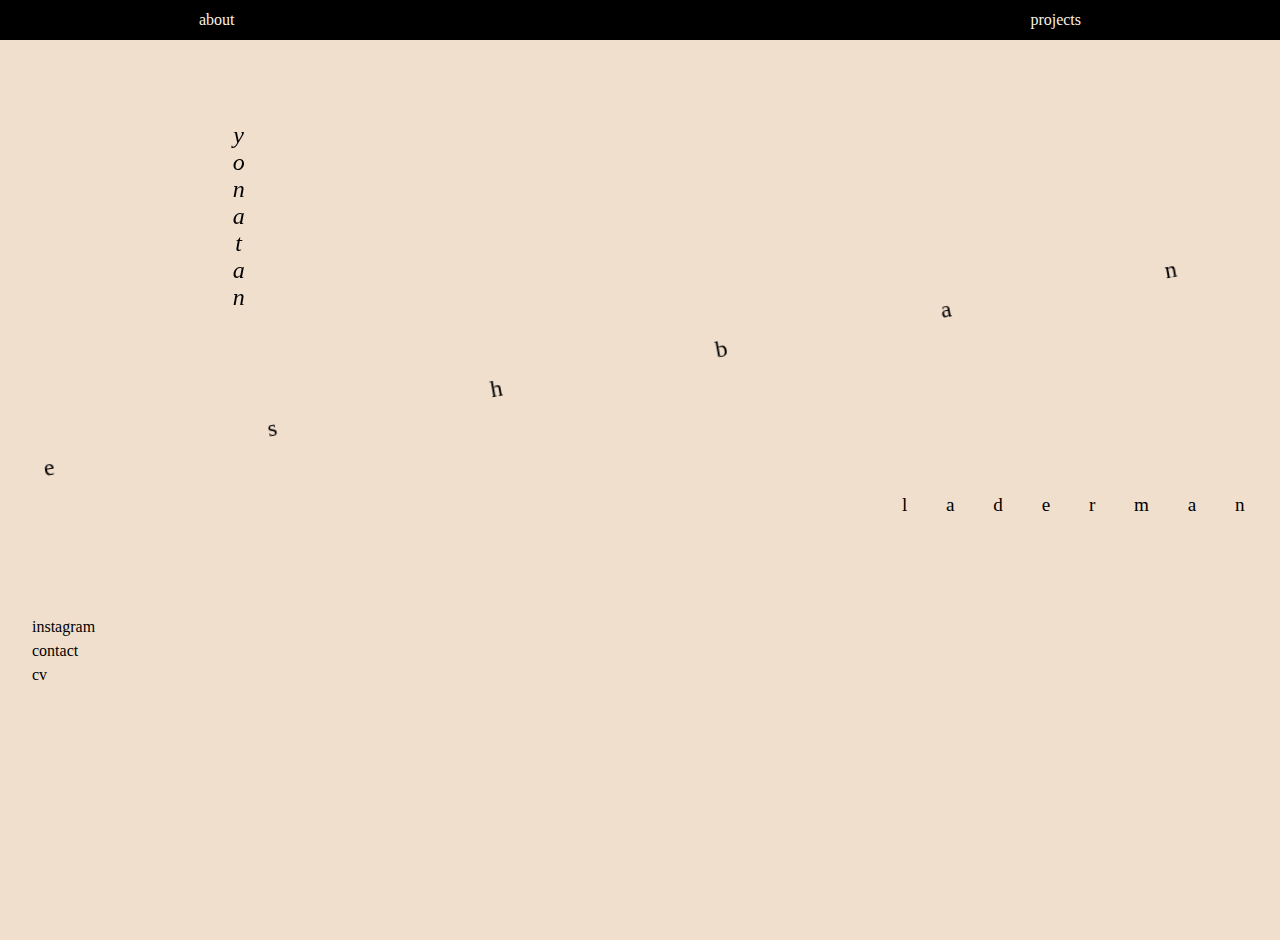
<file: index.html>
<!DOCTYPE html>
<html lang="en">
    <head>
        <meta charset="utf-8">
        <meta name="viewport" content="width=device-width, initial-scale=1.0">
        
        <link rel="stylesheet" href="styles.css">
        <title>yonatan eshban-laderman</title>
    
    <meta name="description" content="yonatan eshban-laderman | selected projects | about">
    <meta name="yonatan eshban-laderman" content="yonatan eshban-laderman">

    <!-- Open Graph Protocol - for social media sharing -->
    <meta property="og:title" content="yonatan eshban laderman">
    <meta property="og:description" content="yonatan eshban laderman">
    <meta property="og:type" content="website">

    <!-- Favicon -->
    <link rel="icon" type="image/x-icon" href="images/favicon.ico">


    </head>
    <style>
        body{
            height: 100vh;
            overflow: hidden;
        }
    </style>
    <body>
        <nav id="navbar">
            <a href="about.html">about</a>
            <a href="projects.html">projects</a>
            <!--
                 <span>p  o  r  t  f  o  l  i  o</span>
            -->
        </nav>
        <section id="landing">           
            <ul class="info-title">
                <li class="letter">p</li>
                <li class="letter">o</li>
                <li class="letter">r</li>
                <li class="letter">t</li>
                <li class="letter">f</li>
                <li class="letter">o</li>
                <li class="letter">l</li>
                <li class="letter">i</li>
                <li class="letter">o</li>
            </ul>           
            <section id="name">
            <ul class="yonatan">
                <li class="letter">y</li>
                <li class="letter">o</li>
                <li class="letter">n</li>
                <li class="letter">a</li>
                <li class="letter">t</li>
                <li class="letter">a</li>
                <li class="letter">n</li>
            </ul>
            <ul class="eshban">
                <li class="letter">e</li>
                <li class="letter">s</li>
                <li class="letter">h</li>
                <li class="letter">b</li>
                <li class="letter">a</li>
                <li class="letter">n</li>
            </ul>
            <ul class="laderman">
                <li class="letter">l</li>
                <li class="letter">a</li>
                <li class="letter">d</li>
                <li class="letter">e</li>
                <li class="letter">r</li>
                <li class="letter">m</li>
                <li class="letter">a</li>
                <li class="letter">n</li>
            </ul>
            </section>
            <section class="tags-container">
                <section class="tags">
                    <!-- <a class="profile-link" href="https://github.com/yonlad" target="_blank">github</a> -->
                    <a class="profile-link" href="https://www.instagram.com/_.ledi._/" target="_blank">instagram</a>
                    <a class="profile-link" href="https://www.instagram.com/_.ledi._/">contact</a>
                    <a class="profile-link" href="https://docs.google.com/document/d/1qUL1Snh_B7kSLSuNS8FFj5Fu1nP8mxhLnA3cfvz1lyc/preview" target="_blank">cv</a>
                </section>
            </section>
        </section>
    </body>
</html>

<!--
<section id="description">
    <p>Yonatan is a multimedia artist</p>
</section>
<section id="projects">
    <div class="project-tile">
        <a class="project-link">when we are two</a>
    </div>
</section>
-->
</file>
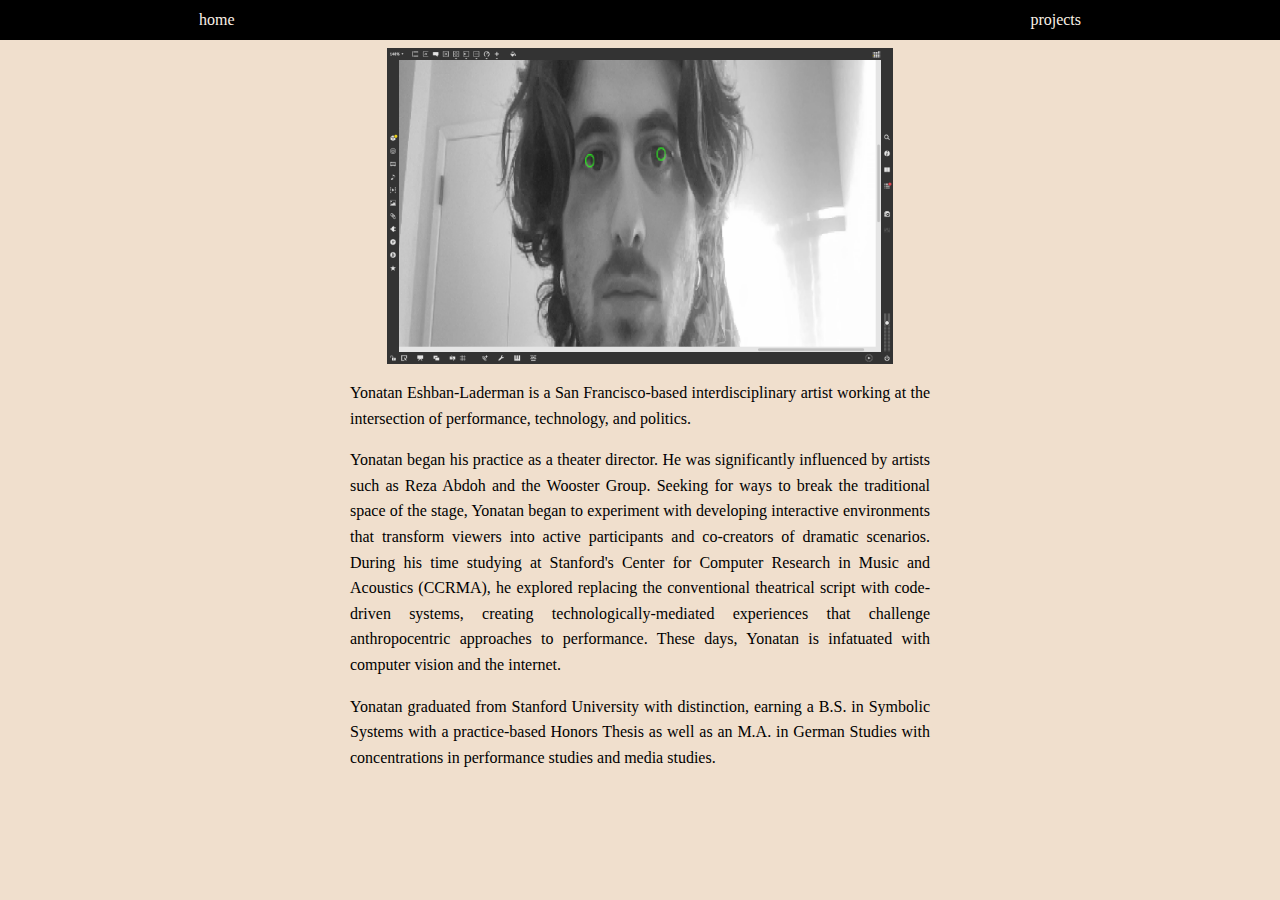
<file: about.html>
<!DOCTYPE html>
<html lang="en">
    <head>
        <meta charset="utf-8">
        <meta name="viewport" content="width=device-width, initial-scale=1.0">
        <link rel="stylesheet" href="styles.css">
        <title>about</title>
        <link rel="icon" type="image/x-icon" href="images/favicon.png">
    </head>
    <style>
        body {
           overflow-x: hidden;
           overflow-y: auto;
        }
    </style>
    <body>
        <nav id="navbar">
            <a href="index.html">home</a>
            <a href="projects.html">projects</a>
        </nav>
        <div id="space"></div>
       <div class="image-container">
        <img class="headshot"src="images/about.png" alt="about">
       </div>
        <div class="artist-info centered-paragraph">
            <p>Yonatan Eshban-Laderman is a San Francisco-based interdisciplinary artist working at the intersection of performance, technology, and politics. </p>
                
            
            <p>Yonatan began his practice as a theater director. He was significantly influenced by artists such as Reza Abdoh and the Wooster Group. Seeking for ways to break the traditional space of the stage, Yonatan began to experiment with developing interactive environments that transform viewers into active participants and co-creators of dramatic scenarios. During his time studying at Stanford's Center for Computer Research in Music and Acoustics (CCRMA), he explored replacing the conventional theatrical script with code-driven systems, creating technologically-mediated experiences that challenge anthropocentric approaches to performance. These days, Yonatan is infatuated with computer vision and the internet.</p>
            

            <p>Yonatan graduated from Stanford University with distinction, earning a B.S. in Symbolic Systems with a practice-based Honors Thesis as well as an M.A. in German Studies with concentrations in performance studies and media studies. </p>
                
        </div>
    </body>
</html>
</file>
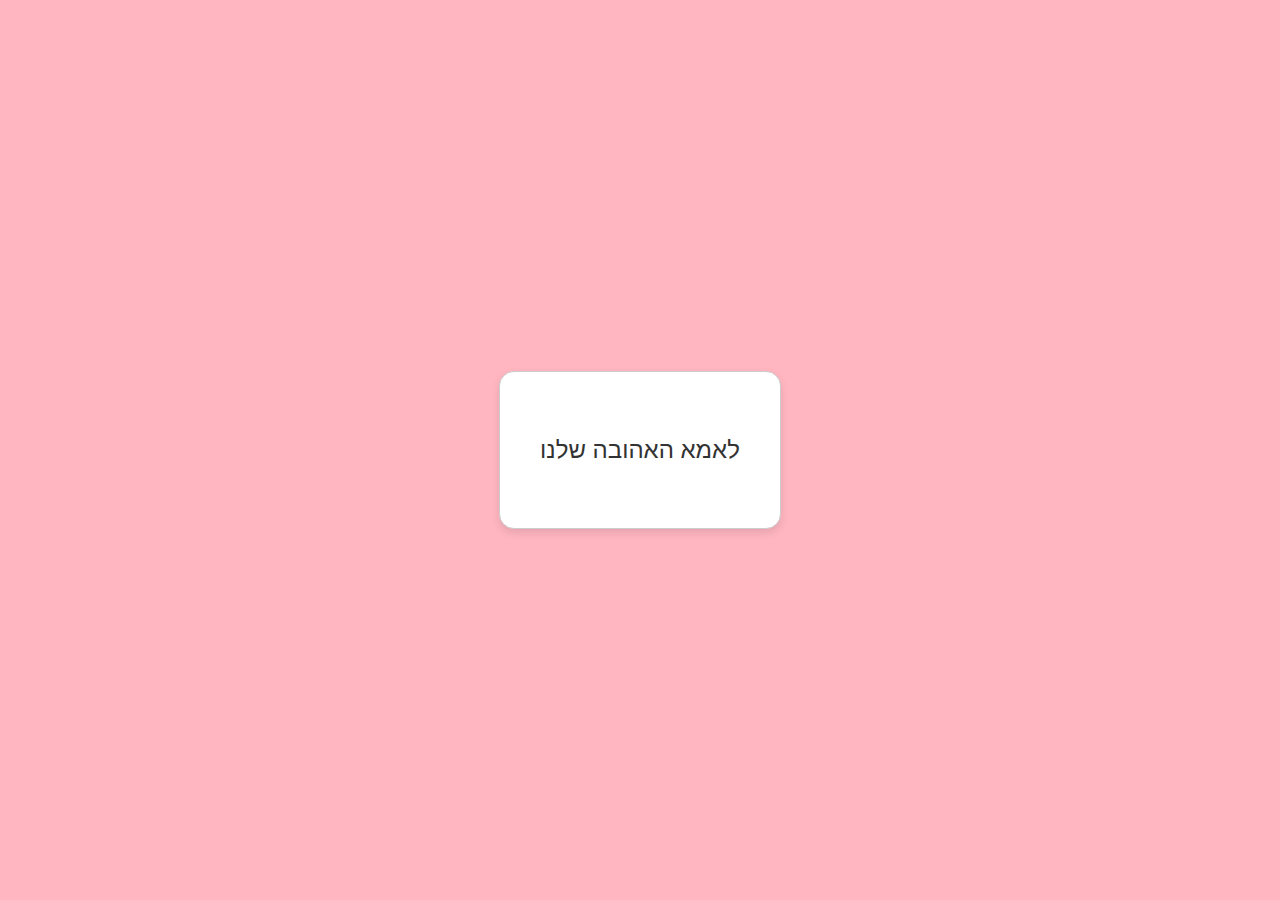
<file: imma.html>
<!DOCTYPE html>
<html lang="en">
<head>
    <meta charset="UTF-8">
    <meta name="viewport" content="width=device-width, initial-scale=1.0">
    <title>Happy Birthday!</title>
    <link rel="stylesheet" href="styles.css">
    <style>
        /* Add some specific styles for the birthday card */
        body {
            display: flex;
            justify-content: center;
            align-items: center;
            min-height: 100vh;
            margin: 0;
            font-family: sans-serif;
            overflow: auto; /* override from styles.css */
            background-color: lightpink; /* A light grey background */
        }
        #card-container {
            cursor: pointer;
            text-align: center;
            max-width: 80vw;
            max-height: 80vh;
            padding: 20px;
            border: 1px solid #ccc;
            border-radius: 15px;
            background-color: white;
            box-shadow: 0 4px 8px rgba(0,0,0,0.1);
        }
        .slide {
            display: none; /* Hidden by default */
        }
        .slide.active {
            display: block; /* Show the active slide */
            animation: fadeIn 0.5s;
        }
        @keyframes fadeIn {
            from { opacity: 0; }
            to { opacity: 1; }
        }
        .slide img {
            max-width: 100%;
            max-height: 70vh;
            border-radius: 10px;
        }
        .slide video {
            max-width: 100%;
            max-height: 70vh;
            border-radius: 10px;
        }
        .slide p {
            font-size: 1.5rem;
            padding: 20px;
            color: #333;
        }
    </style>
</head>
<body>

    <div id="card-container">
        <!-- 
            Instructions for adding content:
            - To add a text slide, create a div with class="slide" and put a <p> tag inside it.
            - To add an image slide, create a div with class="slide" and put an <img> tag inside it.
            - Make sure to add your image files to the 'images' folder and update the src="".
            - The first slide is shown by default.
        -->
        <div class="slide active">
            <p>  לאמא האהובה שלנו </p>
        </div>
        <div class="slide">
            <img src="images/imma/street.jpeg" alt="A placeholder image">
        </div>
        <div class="slide">
            <p>  רצינו לאמר לך כמה מילים לכבוד יום הולדתך <3</p>
        </div>
        <div class="slide">
            <p>התברכנו על אמא כל כך מיוחדת, תומכת, יפה, מדהימה, ומצחיקה
            </p>
        </div>
        <div class="slide">
            <img src="images/imma/cactus2.jpeg" alt="A placeholder image">
        </div>
        <div class="slide">
            <p>למרות שלפעמים זה נראה שאין לנו סבלנות אלייך</p>
        </div>
        <div class="slide">
            <img src="images/imma/kids.jpeg" alt="A placeholder image">
        </div>
        <div class="slide">
            <p>אנחנו לא יכולים בלעדייך</p>
        </div>
        <div class="slide">
            <img src="images/imma/kiss.jpeg" alt="A placeholder image">
        </div>
        <div class="slide">
            <p>אנחנו רוצים לאחל לך את כל הטוב שהעולם הזה מציע</p>
        </div>
       
        <div class="slide">
            <img src="images/imma/elevator.jpeg" alt="A placeholder image">
        </div>
        <div class="slide">
            <img src="images/imma/beach.jpeg" alt="A placeholder image">
        </div> 
        <div class="slide">
            <p>שתמשיכי לחוות, להנות, לצחוק, ולכבוש את העולם הזה עם הקסם שלך</p>
        </div>
        <div class="slide">
            <img src="images/imma/ski.jpeg" alt="A placeholder image">
        </div>
        <div class="slide">
            <img src="images/imma/vacay.jpeg" alt="A placeholder image">
        </div>
        <div class="slide">
            <p>שתהני מכל רגע, תגשימי את כל הדברים שאיי פעם רצית לעשות</p>
        </div>
        <div class="slide">
            <img src="images/imma/totem.jpeg" alt="A placeholder image">
        </div>
        <div class="slide">
            <p>והכי הכי חשוב שתישארי נאמנה לעצמך ולבן האדם המדהים שאת</p>
        </div>
        <div class="slide">
            <img src="images/imma/zev.jpeg" alt="A placeholder image">
        </div>
        <div class="slide">
            <p>איזה כיף שאת אמא שלנו ושיצאנו מהבטן שלך :)</p>
        </div>
        <div class="slide">
            <img src="images/imma/oldpic.jpeg" alt="A placeholder image">
        </div>
        <div class="slide">
            <p>ושאת יצאת מהבטן</p>
        </div>
        <div class="slide">
            <img src="images/imma/savta.jpeg" alt="A placeholder image">
        </div>
        <div class="slide">
            <p>תודה שאת תמיד תמיד שם כשאנחנו צריכים אותך</p>
        </div>
        <div class="slide">
            <img src="images/imma/masks.jpeg" alt="A placeholder image">
        </div>
        <div class="slide">
            <img src="images/imma/mirror.jpeg" alt="A placeholder image">
        </div>
        <div class="slide">
            <p>כל הפעמים שיונתן התקשר בוכה אלייך</p>
        </div>
        <div class="slide">
            <img src="images/imma/yselfie.jpeg" alt="A placeholder image">
        </div>
        <div class="slide">
            <p>או שדנדן מתקשר להתלונן על כמה שיונתן בוכה לו</p>
        </div>
        <div class="slide">
            <img src="images/imma/cafeteria.jpeg" alt="A placeholder image">
        </div>
        <div class="slide">
            <p>תמיד יש לך סבלנות, נתינה ותמיכה לא מהעולם הזה</p>
        </div>
        <div class="slide">
            <img src="images/imma/famtable.jpeg" alt="A placeholder image">
        </div>
        <div class="slide">
            <p>אין הרבה אנשים עם לב ושמחת חיים כמו שלך, אוזן קשובה, ואנרגיה שממלאת כל חדר שאת נכנסת אליו </p>
        </div>
        <div class="slide">
            <img src="images/imma/museum.jpeg" alt="A placeholder image">
        </div>
        <div class="slide">
            <p>באמת שזכינו באמא והחברה הכי טובה שיכולנו לבקש </p>
        </div>
        <div class="slide">
            <img src="images/imma/garden.jpeg" alt="A placeholder image">
        </div>
        <div class="slide">
            <p>אוהבים אותך תמיד</p>
        </div>
        <div class="slide">
            <img src="images/imma/norway.jpeg" alt="A placeholder image">
        </div>
        <div class="slide">
            <p>ותמיד פה בשבילך</p>
        </div>
        <div class="slide">
            <img src="images/imma/isr.jpeg" alt="A placeholder image">
        </div>
        <div class="slide">
            <p>הבנים המפגרים שלך</p>
        </div>
        <div class="slide">
            <img src="images/imma/cacti.jpeg" alt="A placeholder image">
        </div>

        <div class="slide">
            <p>דנדן ויונתן </p>
        </div>
        <div class="slide">
            <img src="images/imma/flowers.jpeg" alt="A placeholder image">
        </div>
        <div class="slide">
            <p>אז יאלללהההה מזזזלללללל טובבבבבב</p>
        </div>
        <div class="slide">
            <img src="images/imma/dgradfam.jpeg" alt="A placeholder image">
        </div>
        <div class="slide">
            <p>ולעוד מלא שנים של חום, אהבה, בריאות, אושר, ויושר </p>
        </div>
        <div class="slide">
            <img src="images/imma/dgrad.jpeg" alt="A placeholder image">
        </div>
        <div class="slide">
            <img src="images/imma/ladder.jpeg" alt="A placeholder image">
        </div>
        <div class="slide">
            <img src="images/imma/kiss.jpeg" alt="A placeholder image">
        </div>

    </div>

    <script>
        const container = document.getElementById('card-container');
        const slides = document.querySelectorAll('.slide');
        let currentSlide = 0;

        container.addEventListener('click', (event) => {
            // If a click is on a video, let the browser's controls handle it,
            // instead of advancing the slide.
            if (event.target.tagName === 'VIDEO') {
                event.stopPropagation();
                return;
            }

            // Find video in the current slide and stop it
            const currentSlideEl = slides[currentSlide];
            const video = currentSlideEl.querySelector('video');
            if (video) {
                video.pause();
                video.currentTime = 0;
            }

            // Move to the next slide
            currentSlideEl.classList.remove('active');
            currentSlide = (currentSlide + 1) % slides.length;
            slides[currentSlide].classList.add('active');
         });
    </script>

</body>
</html>
</file>
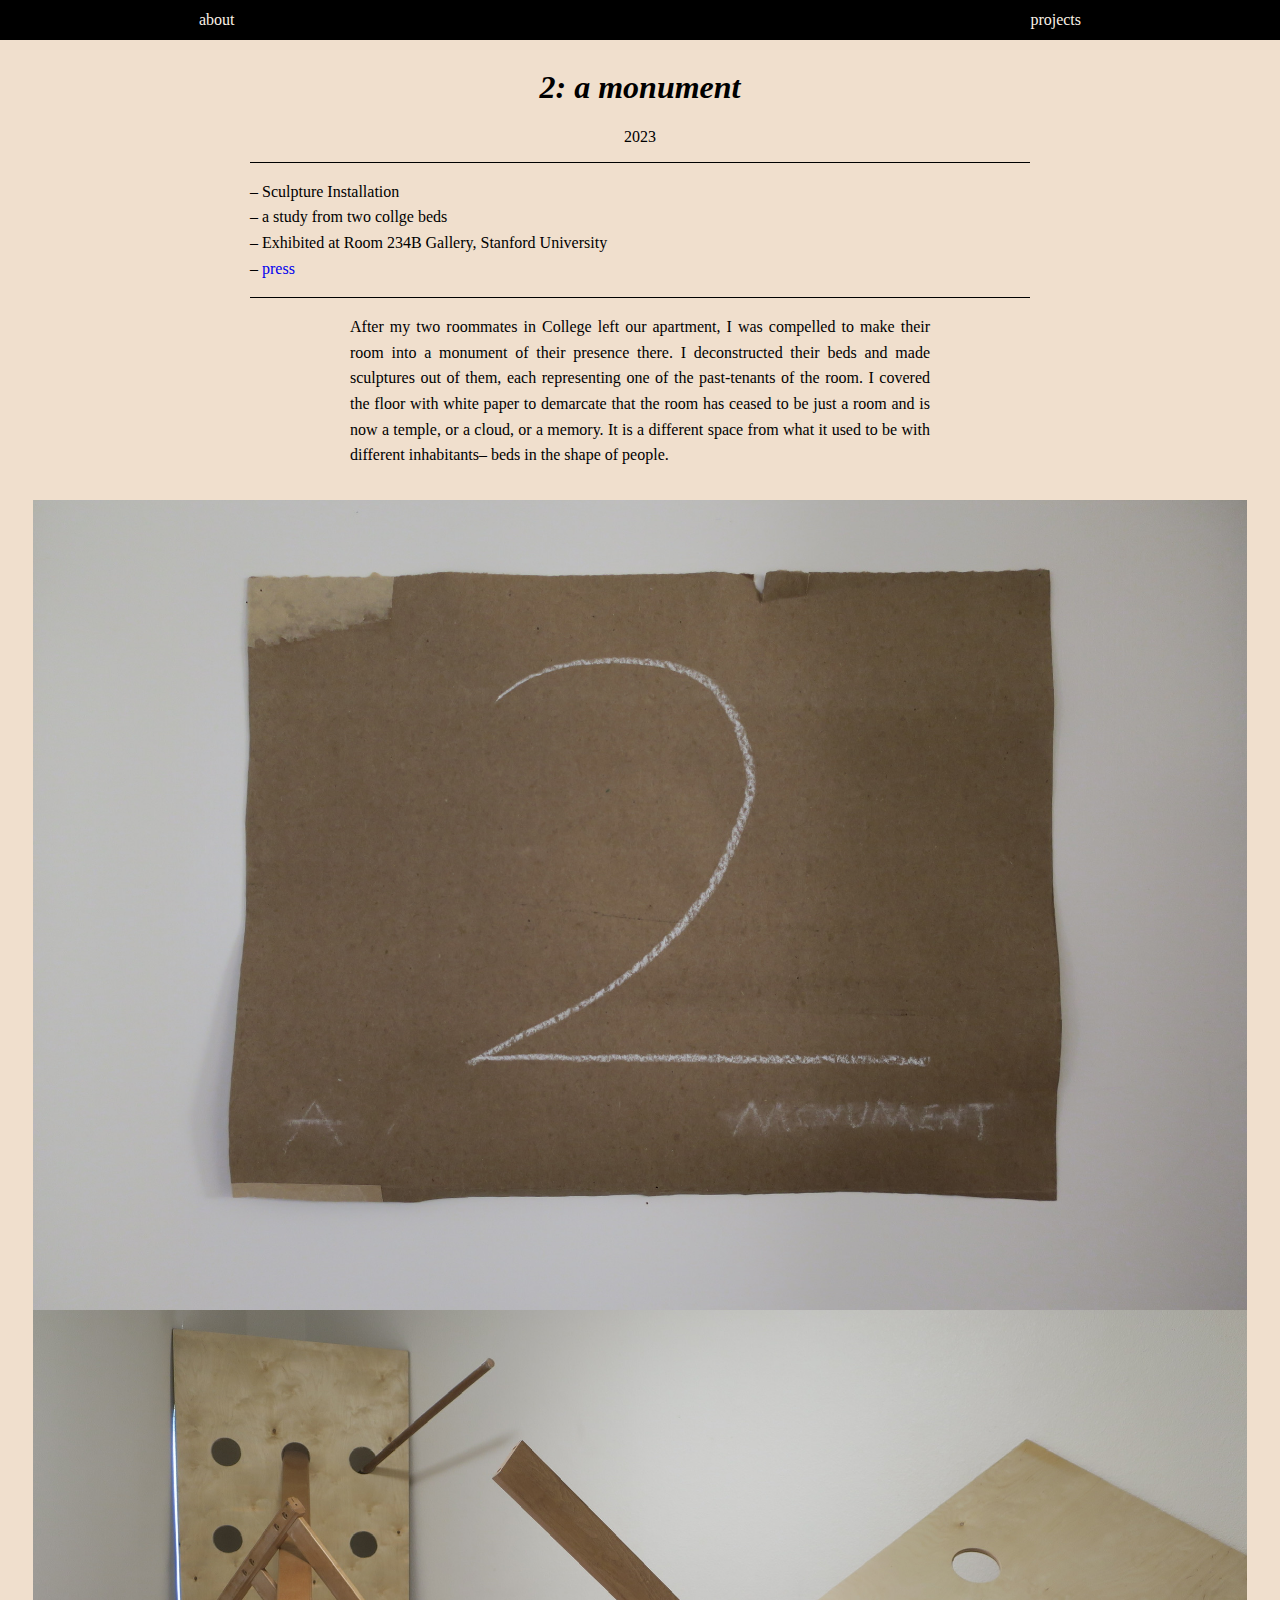
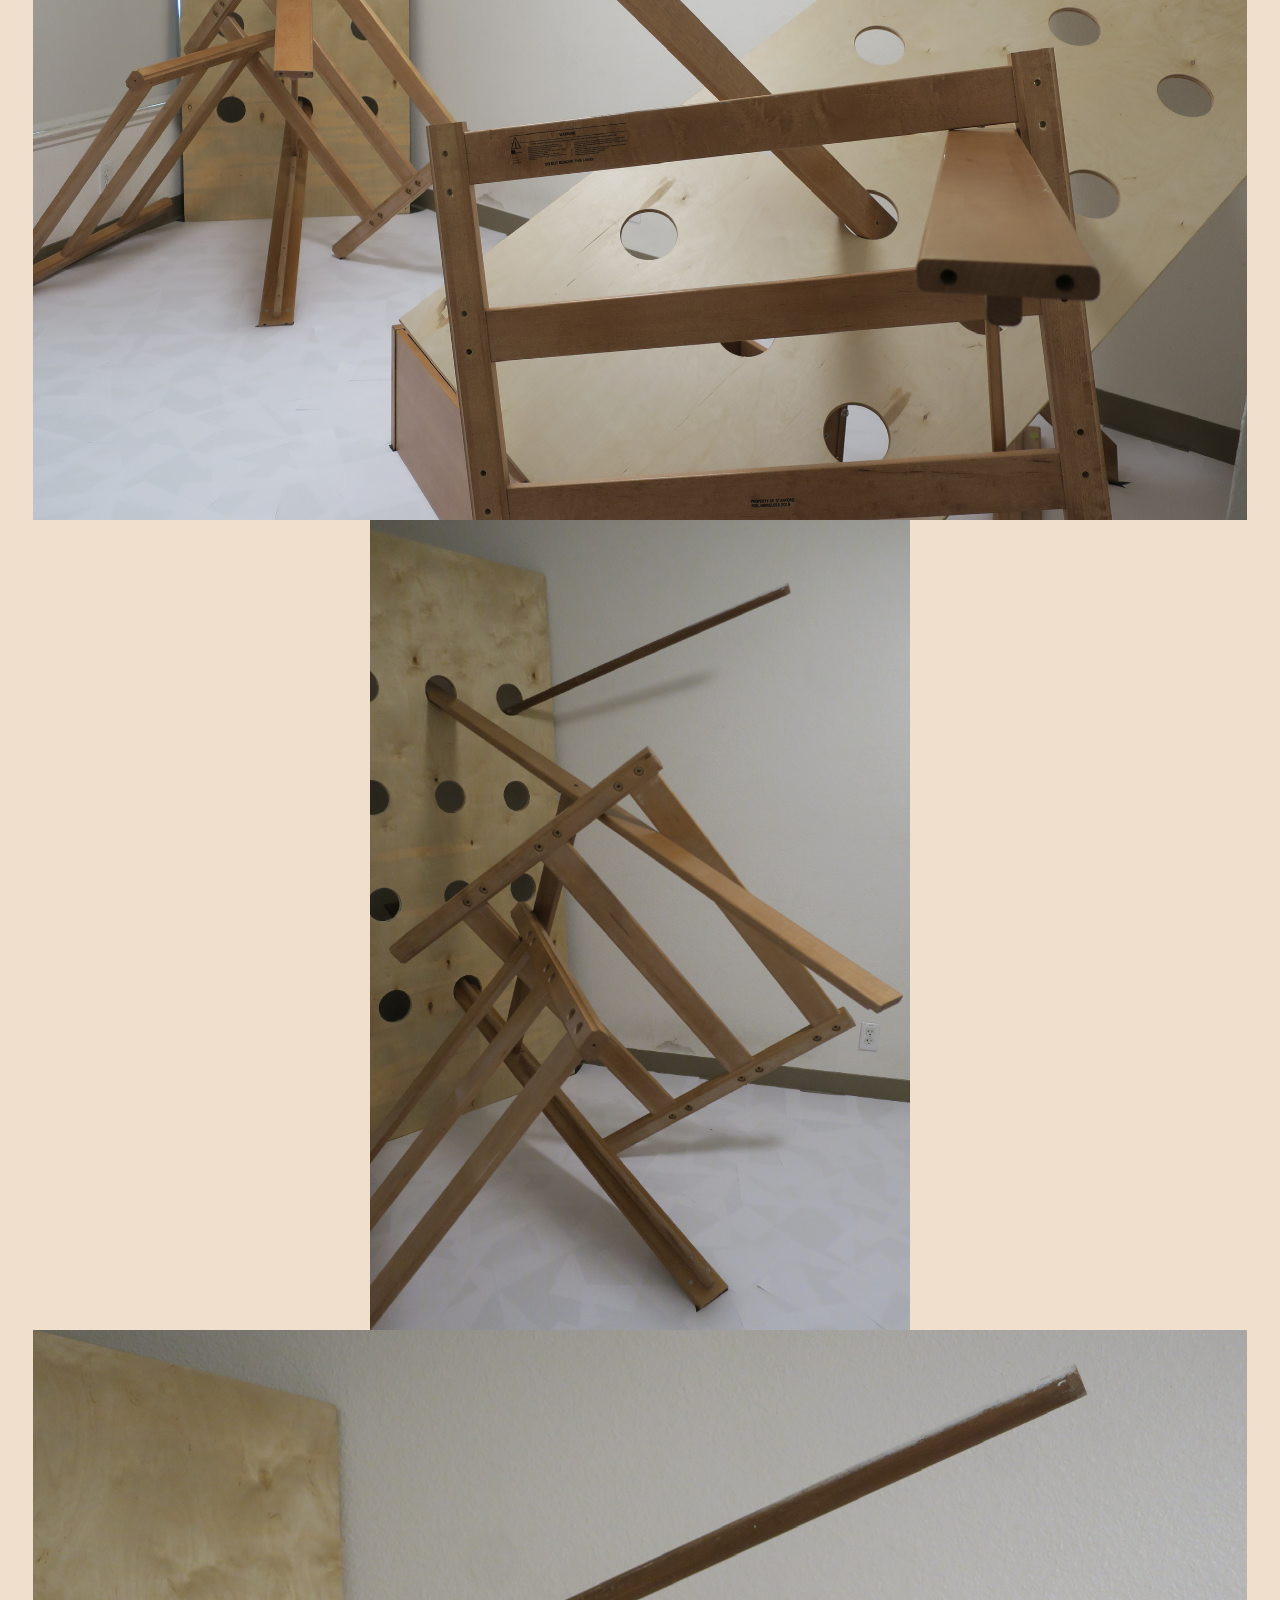
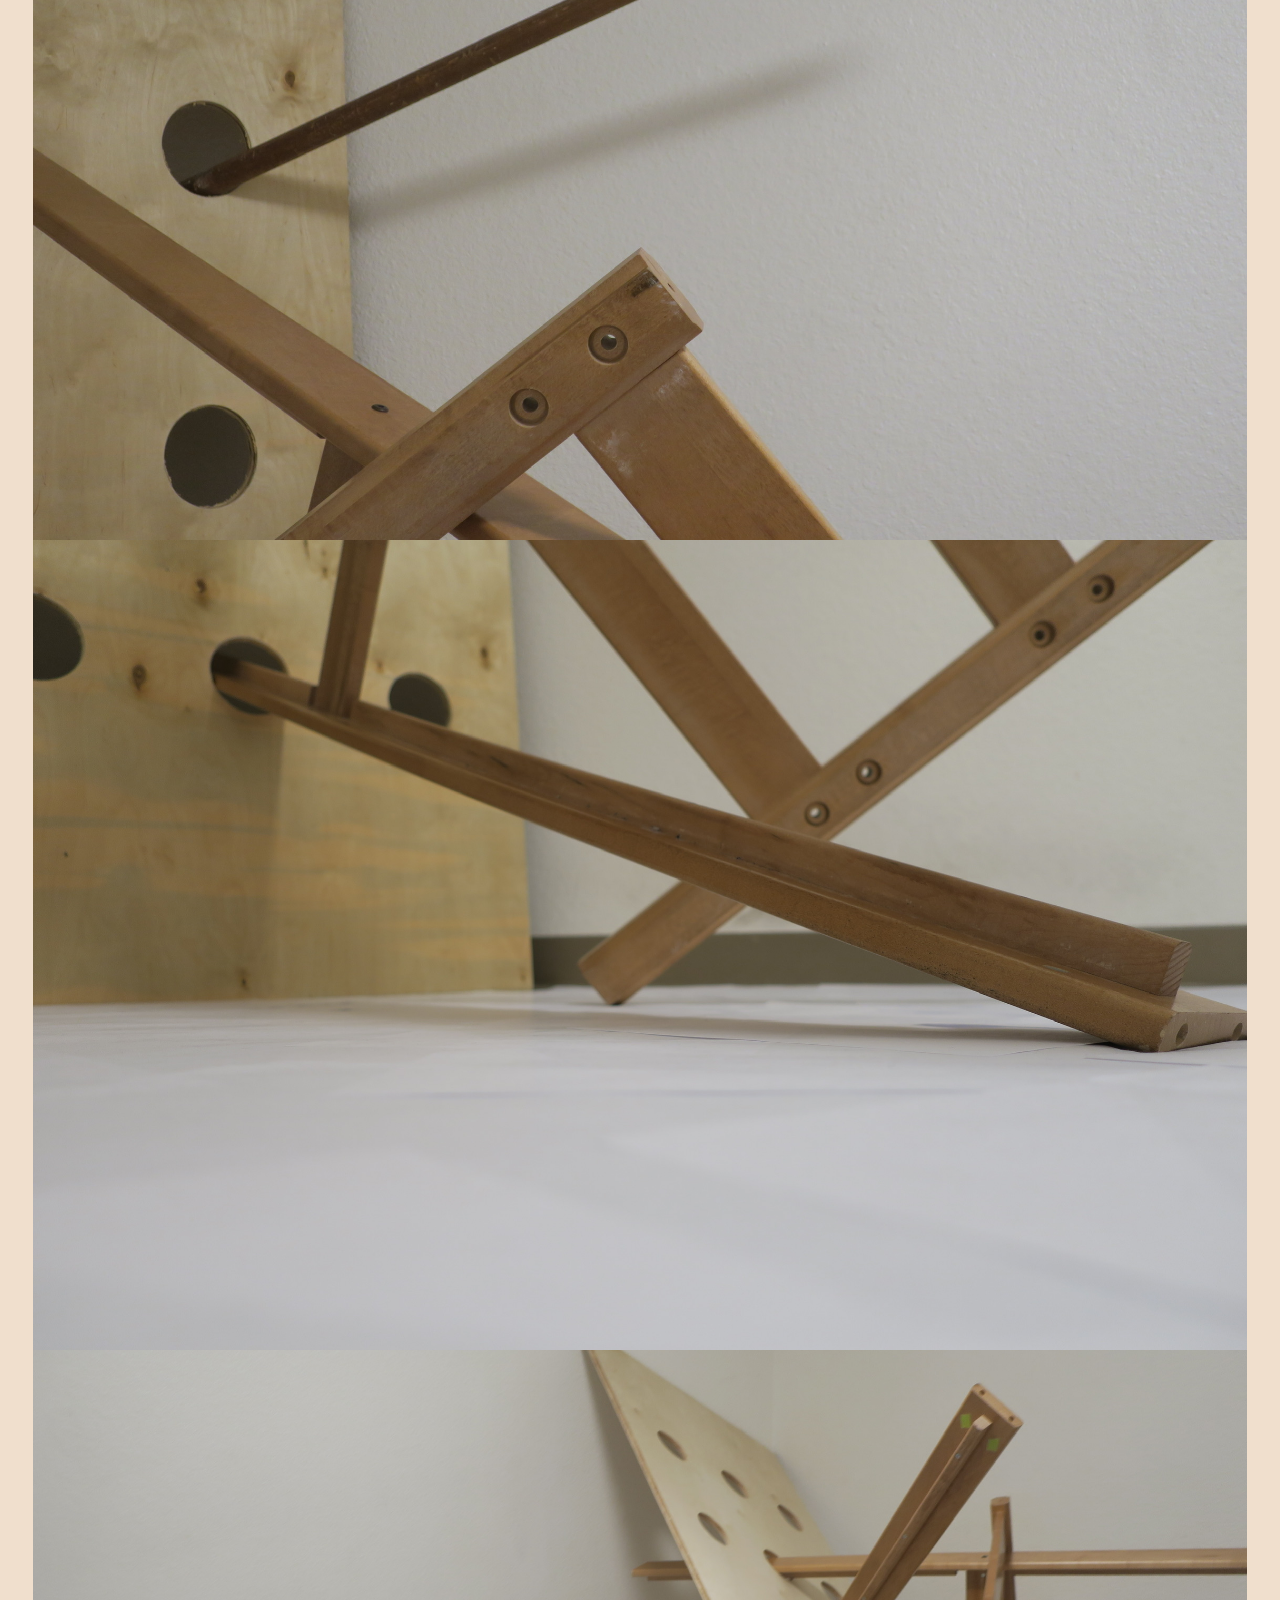
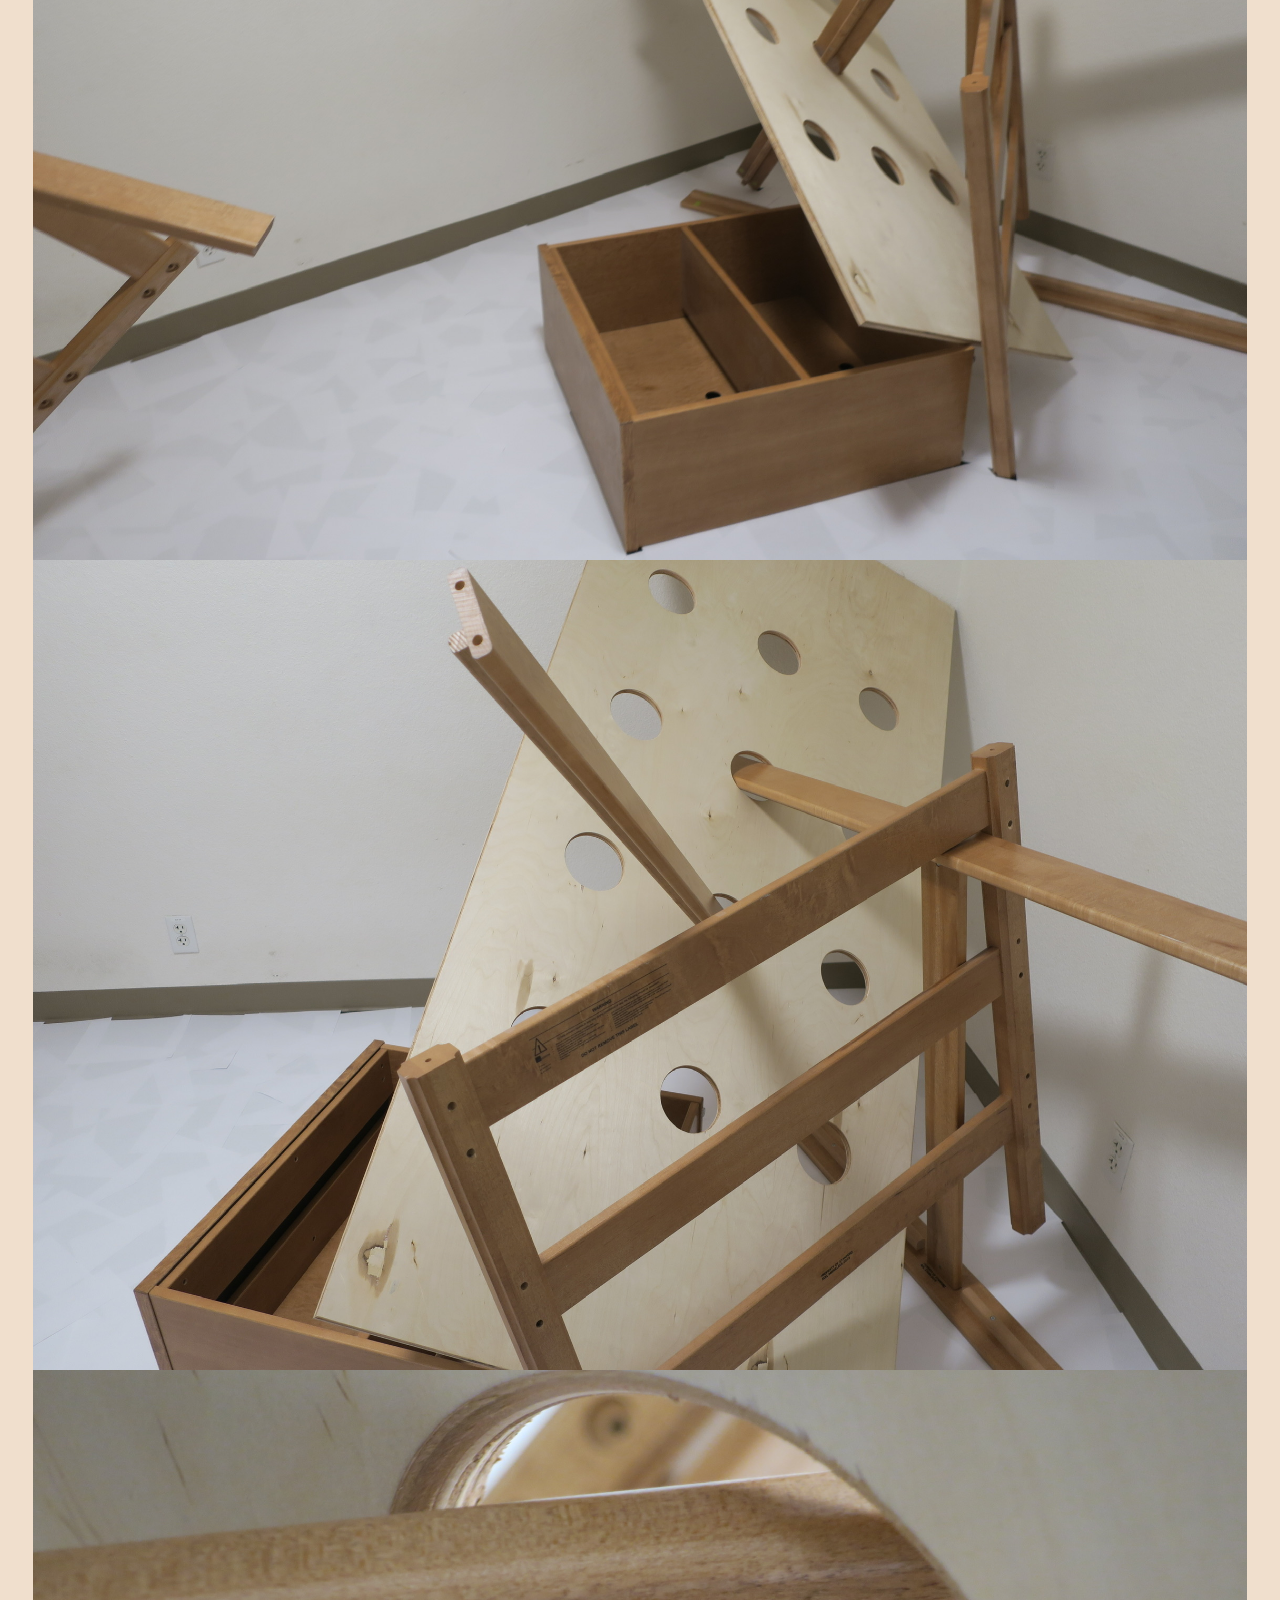
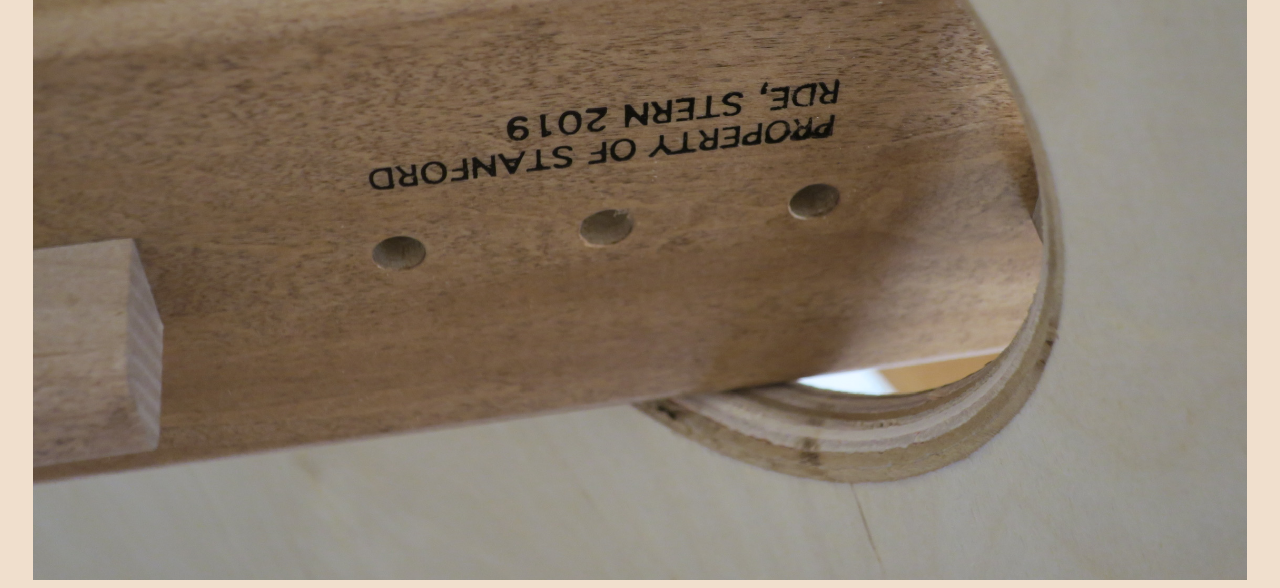
<file: projects/2-a-monument.html>
<!DOCTYPE html>
<html lang="en">
<head>
    <meta charset="utf-8">
    <meta name="viewport" content="width=device-width, initial-scale=1.0">
    <link rel="stylesheet" href="../styles.css">
    <title>2-a-monument</title>
    <link rel="icon" type="image/x-icon" href="../images/favicon.png">
</head>
<style>
    body{
        overflow: auto;
    }
   
</style>

<body>
    <nav id="navbar">
        <a href="../about.html">about</a>
        <a href="../projects.html">projects</a>
    </nav>
    <div id="space"></div>

    <!-- Centered title -->
    <div class="title-container">
        <h1><em>2: a monument</em></h1><span> 2023</span>
    </div>

    <!-- Information section with horizontal lines -->
    <div class="info-section">
        <hr>
        <div class="project-info">
            <ul class="project-info-list">
                <li>Sculpture Installation</li>
                <li>a study from two collge beds</li>
                <li>Exhibited at Room 234B Gallery, Stanford University</li>
                <li><a href="https://stanforddaily.com/2023/05/23/the-haunted-space-student-installation-encourages-reflection-and-calls-for-more-artistic-spaces-on-campus/">press</a></li>
            </ul>
        </div>
        <hr>
    </div>

    <!-- Centered justified paragraph -->
    <div class="centered-paragraph">
        <p>After my two roommates in College left our apartment, I was compelled to make their room into a monument of their presence there. I deconstructed their beds and made sculptures out of them, each representing one of the past-tenants of the room. I covered the floor with white paper to demarcate that the room has ceased to be just a room and is now a temple, or a cloud, or a memory. It is a different space from what it used to be with different inhabitants– beds in the shape of people.</p>
    </div>


    
    <!-- Magazine-style grid columns -->
    <div class="magazine-grid">
        <div class="column">
           
            
        </div>
        <div class="column">
          
        </div>
    </div>

    <!-- Video Section -->
     <div class="image-gallery">
        <img src='../images/2: a monument/IMG_0163.JPG' alt="2: a monument">
        <img src='../images/2: a monument/IMG_0029 2.JPG' alt="2: a monument">
        <img style="margin-left: auto; margin-right: auto;" src='../images/2: a monument/IMG_0150.JPG' alt="2: a monument">
        <img src='../images/2: a monument/IMG_0133.JPG' alt="2: a monument">
        <img src="../images/2: a monument/IMG_0117.JPG" alt="2: a monument">
        <img src="../images/2: a monument/IMG_0076.JPG" alt="2: a monument">
        <img src="../images/2: a monument/IMG_0022.JPG" alt="2: a monument">
        <img src="../images/2: a monument/IMG_0081.JPG" alt="2: a monument">
     </div>
    
</body>
</html>
</file>
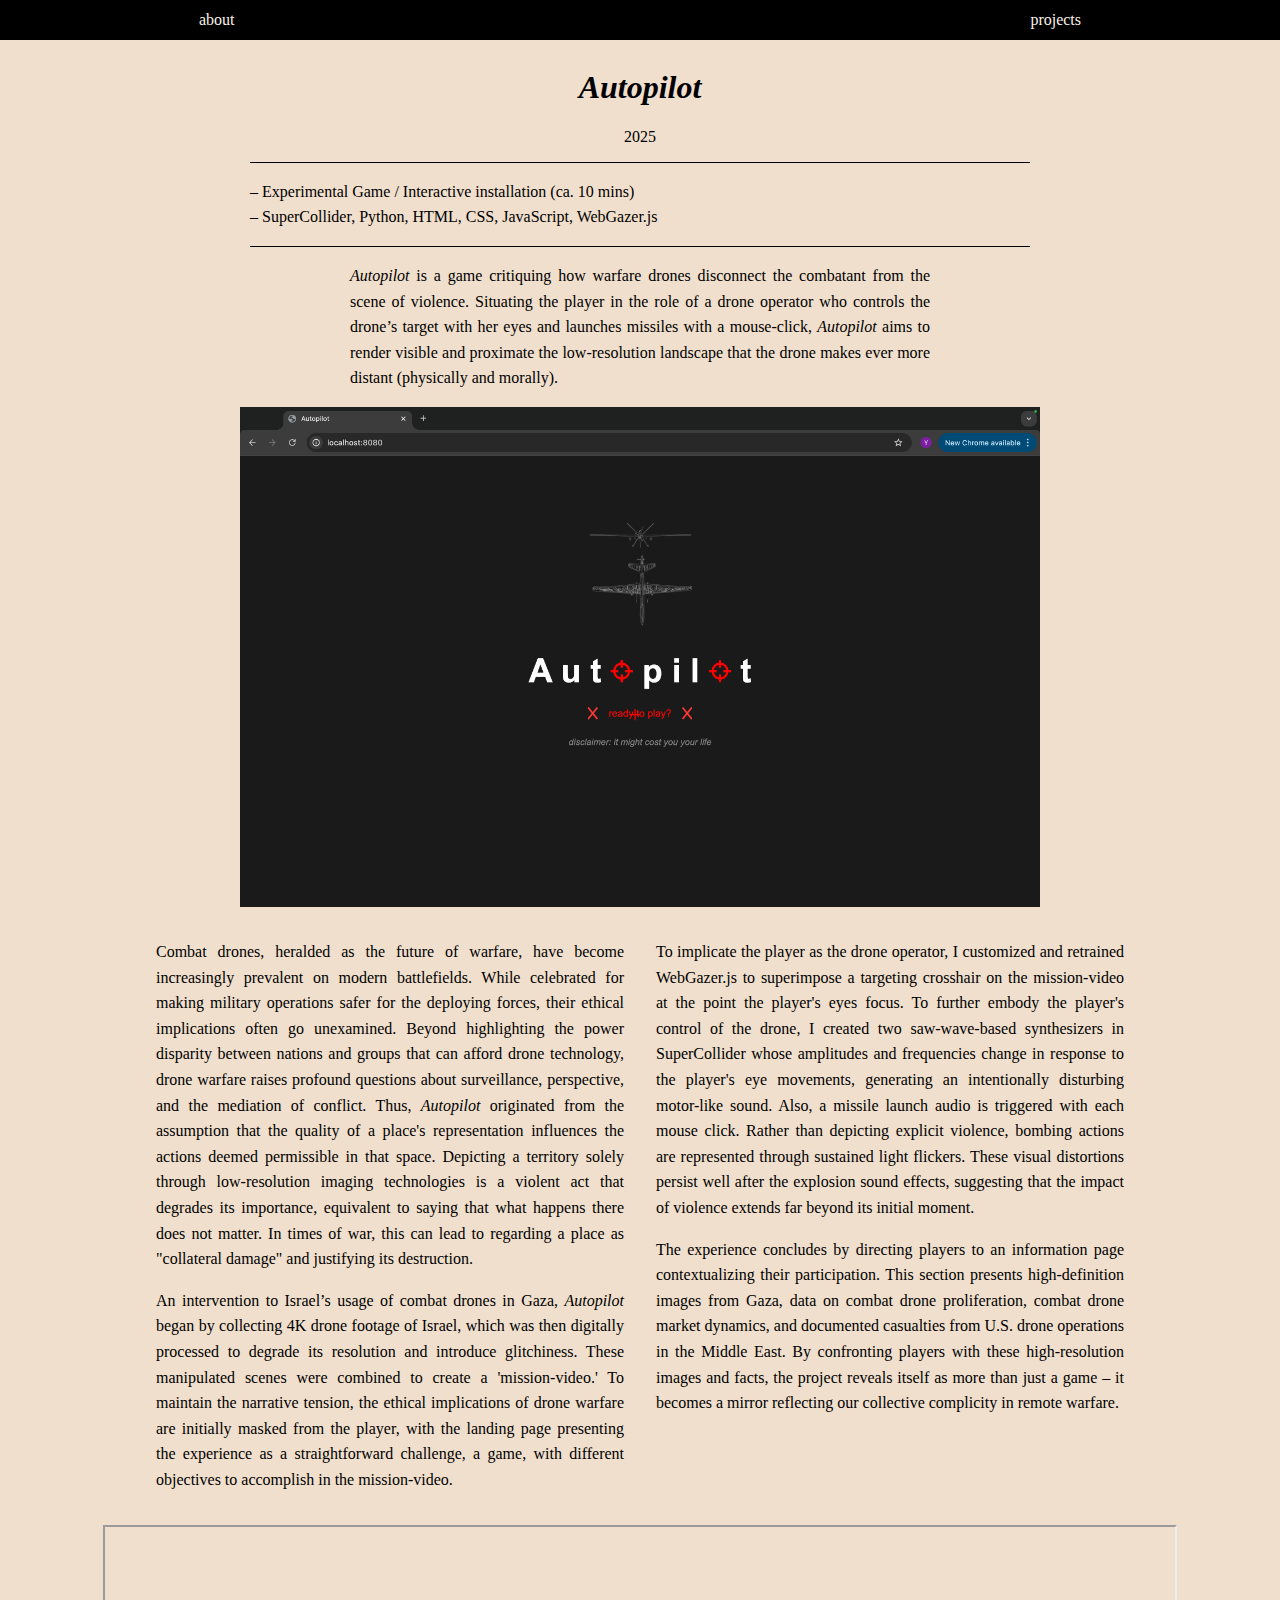
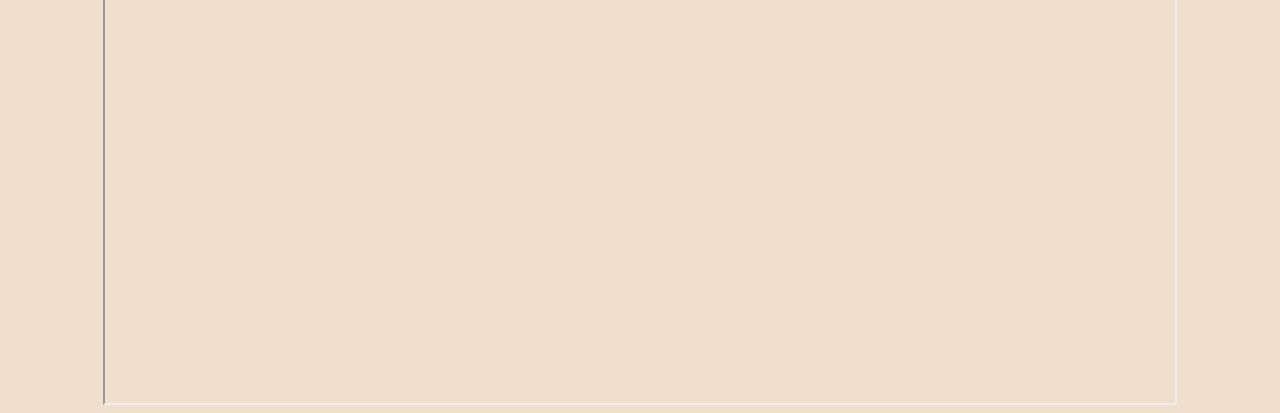
<file: projects/autopilot.html>
<!DOCTYPE html>
<html lang="en">
<head>
    <meta charset="utf-8">
    <meta name="viewport" content="width=device-width, initial-scale=1.0">
    <link rel="stylesheet" href="../styles.css">
    <title>autopilot</title>
    <link rel="icon" type="image/x-icon" href="../images/favicon.ico">
</head>
<style>
    body{
        overflow: auto;
    }
   
</style>

<body>
    <nav id="navbar">
        <a href="../about.html">about</a>
        <a href="../projects.html">projects</a>
    </nav>
    <div id="space"></div>

    <!-- Centered title -->
    <div class="title-container">
        <h1><em>Autopilot</em></h1><span> 2025</span>
    </div>

    <!-- Information section with horizontal lines -->
    <div class="info-section">
        <hr>
        <div class="project-info">
            <ul class="project-info-list">
                <li>Experimental Game / Interactive installation (ca. 10 mins)</li>
                <li>SuperCollider, Python, HTML, CSS, JavaScript, WebGazer.js</li>
            </ul>
        </div>
        <hr>
    </div>

    <!-- Centered justified paragraph -->
    <div class="centered-paragraph">
        <p><em>Autopilot</em> is a game critiquing how warfare drones disconnect the combatant from the scene of violence. Situating the player in the role of a drone operator who controls the drone’s target with her eyes and launches missiles with a mouse-click, <em>Autopilot</em> aims to render visible and proximate the low-resolution landscape that the drone makes ever more distant (physically and morally).</p>
    </div>

    <!-- Image -->
    <div class="image-container">
        <img src='../images/autopilot.png' alt="autopilot">
    </div>

    
    <!-- Magazine-style grid columns -->
    <div class="magazine-grid">
        <div class="column">
            <p>Combat drones, heralded as the future of warfare, have become increasingly prevalent on modern battlefields. While celebrated for making military operations safer for the deploying forces, their ethical implications often go unexamined. Beyond highlighting the power disparity between nations and groups that can afford drone technology, drone warfare raises profound questions about surveillance, perspective, and the mediation of conflict. Thus, <em>Autopilot</em> originated from the assumption that the quality of a place's representation influences the actions deemed permissible in that space. Depicting a territory solely through low-resolution imaging technologies is a violent act that degrades its importance, equivalent to saying that what happens there does not matter. In times of war, this can lead to regarding a place as "collateral damage" and justifying its destruction. </p>

            <p>An intervention to Israel’s usage of combat drones in Gaza, <em>Autopilot</em> began by collecting 4K drone footage of Israel, which was then digitally processed to degrade its resolution and introduce glitchiness. These manipulated scenes were combined to create a 'mission-video.' To maintain the narrative tension, the ethical implications of drone warfare are initially masked from the player, with the landing page presenting the experience as a straightforward challenge, a game, with different objectives to accomplish in the mission-video.</p>
            
        </div>
        <div class="column">
           
            <p>To implicate the player as the drone operator, I customized and retrained WebGazer.js to superimpose a targeting crosshair on the mission-video at the point the player's eyes focus. To further embody the player's control of the drone, I created two saw-wave-based synthesizers in SuperCollider whose amplitudes and frequencies change in response to the player's eye movements, generating an intentionally disturbing motor-like sound. Also, a missile launch audio is triggered with each mouse click. Rather than depicting explicit violence, bombing actions are represented through sustained light flickers. These visual distortions persist well after the explosion sound effects, suggesting that the impact of violence extends far beyond its initial moment.</p>
          
            <p>The experience concludes by directing players to an information page contextualizing their participation. This section presents high-definition images from Gaza, data on combat drone proliferation, combat drone market dynamics, and documented casualties from U.S. drone operations in the Middle East. By confronting players with these high-resolution images and facts, the project reveals itself as more than just a game – it becomes a mirror reflecting our collective complicity in remote warfare.</p>
        </div>
    </div>

    <!-- Video Section -->
    <div class="video-container">
        <iframe src="https://drive.google.com/file/d/1evn0y3gVM5iC3sQ_V4NVCOqsn3YwuPSN/preview" width="100%" height="480" allow="autoplay; fullscreen" allowfullscreen></iframe>
    </div>
    
</body>
</html>
</file>
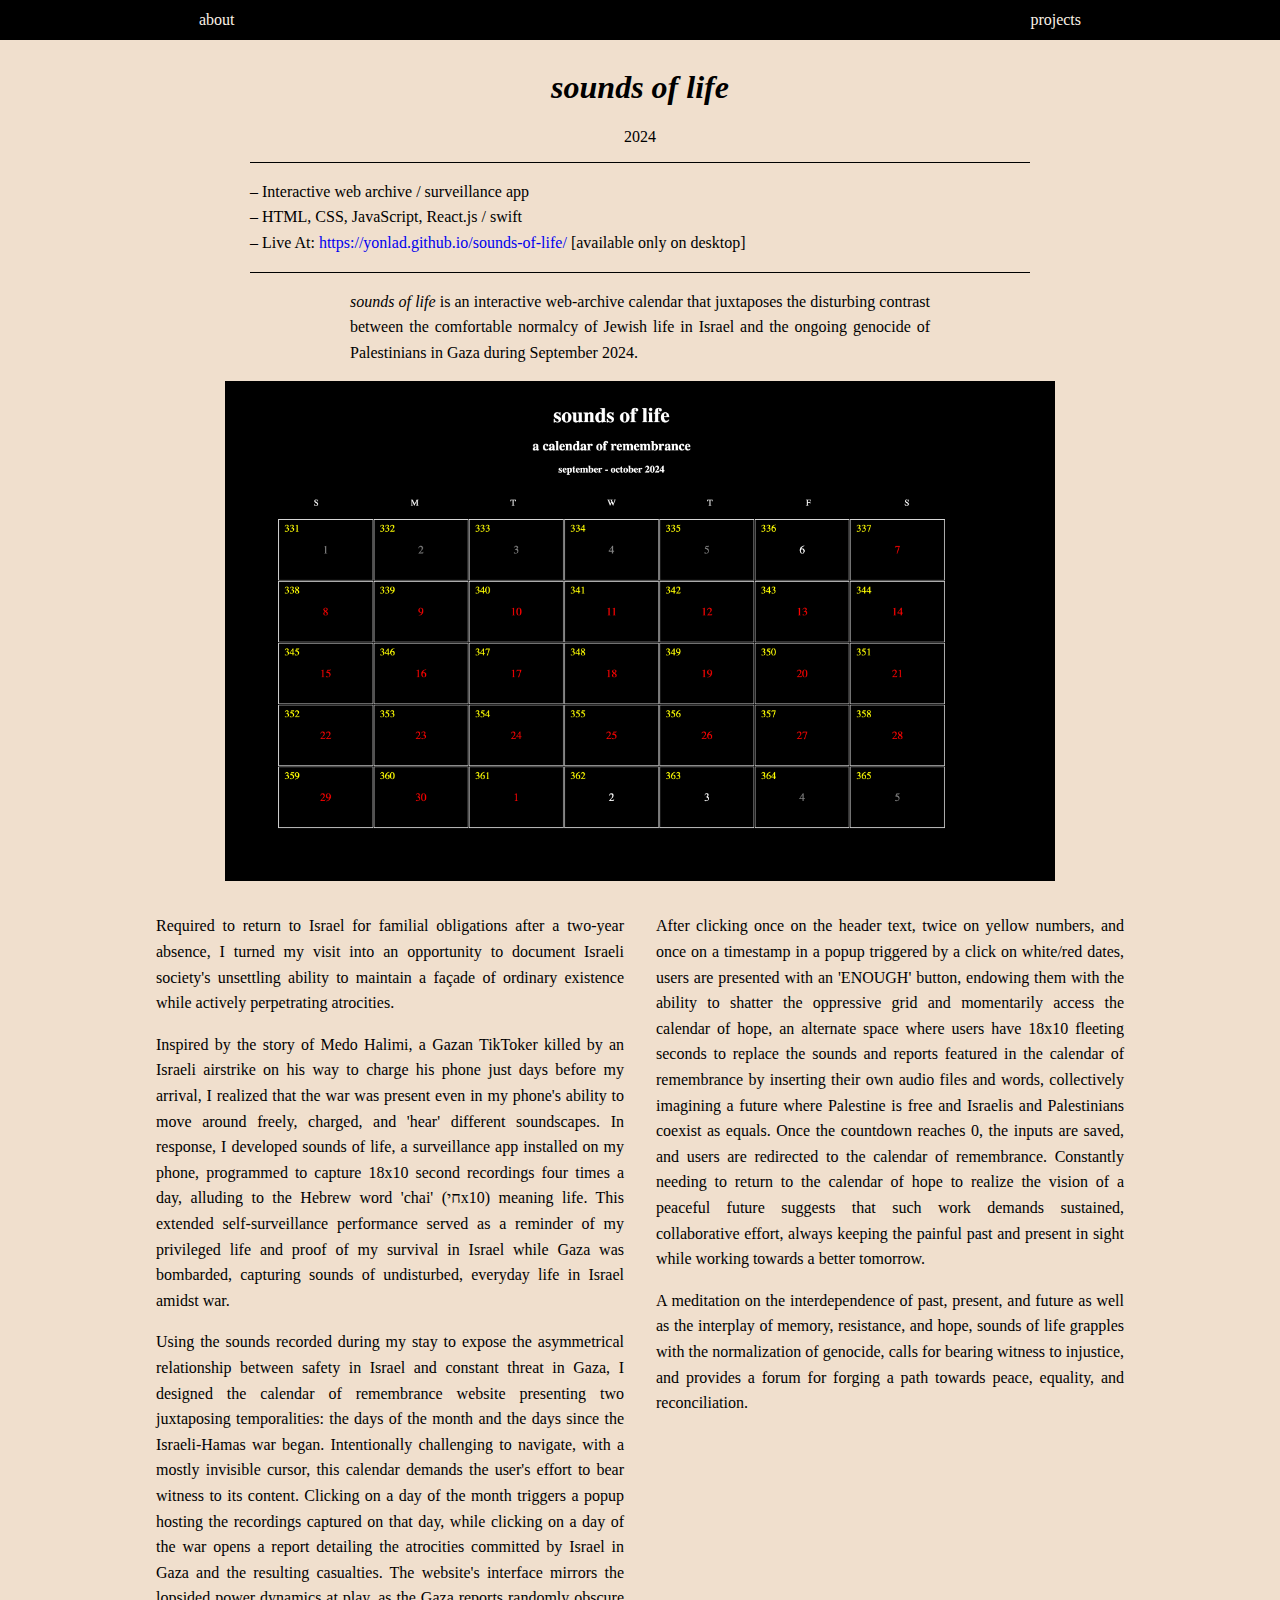
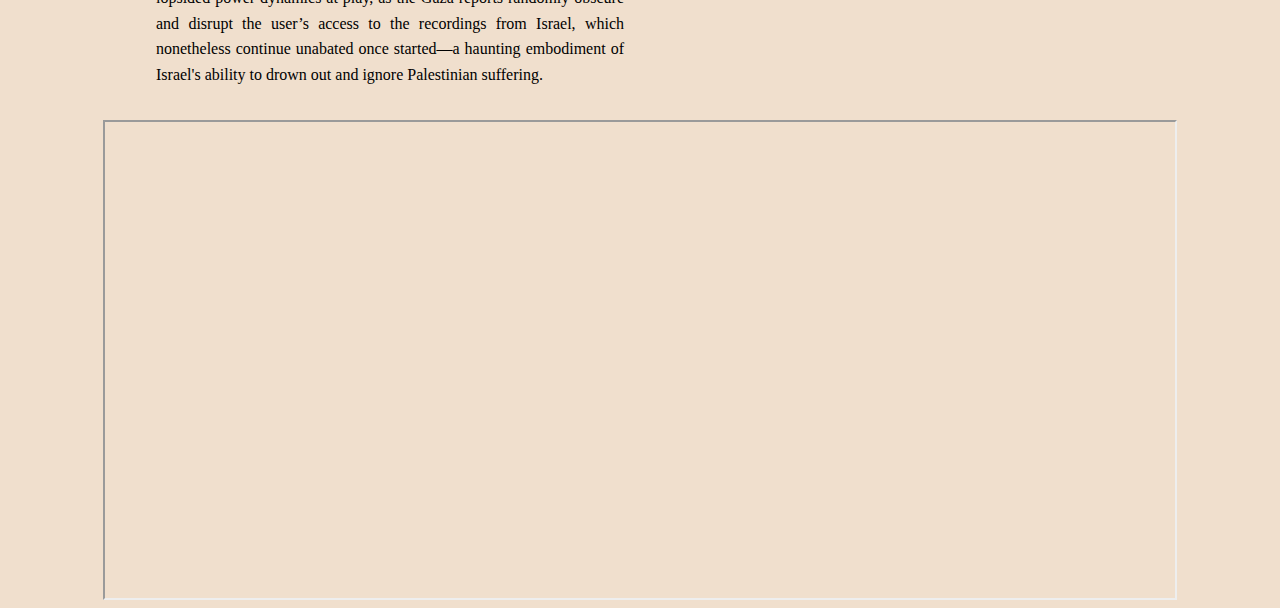
<file: projects/sounds-of-life.html>
<!DOCTYPE html>
<html lang="en">
<head>
    <meta charset="utf-8">
    <meta name="viewport" content="width=device-width, initial-scale=1.0">
    <link rel="stylesheet" href="../styles.css">
    <title>sounds of life</title>
    <link rel="icon" type="image/x-icon" href="../images/favicon.ico">
</head>
<style>
    body{
        overflow: auto;
    }
   
</style>

<body>
    <nav id="navbar">
        <a href="../about.html">about</a>
        <a href="../projects.html">projects</a>
    </nav>
    <div id="space"></div>

    <!-- Centered title -->
    <div class="title-container">
        <h1><em>sounds of life</em></h1><span> 2024</span>
    </div>

    <!-- Information section with horizontal lines -->
    <div class="info-section">
        <hr>
        <div class="project-info">
            <ul class="project-info-list">
                <li>Interactive web archive      / 		surveillance app
                </li>
                <li>HTML, CSS, JavaScript, React.js      / 		swift</li>
                <li>Live At: <a href="https://yonlad.github.io/sounds-of-life/">https://yonlad.github.io/sounds-of-life/</a> [available only on desktop]</li>
               
            </ul>
        </div>
        <hr>
    </div>

    <!-- Centered justified paragraph -->
    <div class="centered-paragraph">
        <p><em>sounds of life</em> is an interactive web-archive calendar that juxtaposes the disturbing contrast between the comfortable normalcy of Jewish life in Israel and the ongoing genocide of Palestinians in Gaza during September 2024.</p>
    </div>

    <!-- Image -->
    <div class="image-container">
        <img src="../images/a-calendar-of-remembrance1.png" alt="sounds of life calendar">
    </div>

    
    <!-- Magazine-style grid columns -->
    <div class="magazine-grid">
        <div class="column">
            <p>Required to return to Israel for familial obligations after a two-year absence, I turned my visit into an opportunity to document Israeli society's unsettling ability to maintain a façade of ordinary existence while actively perpetrating atrocities.</p>

            <p>Inspired by the story of Medo Halimi, a Gazan TikToker killed by an Israeli airstrike on his way to charge his phone just days before my arrival, I realized that the war was present even in my phone's ability to move around freely, charged, and 'hear' different soundscapes. In response, I developed sounds of life, a surveillance app installed on my phone, programmed to capture 18x10 second recordings four times a day, alluding to the Hebrew word 'chai' (חיx10) meaning life. This extended self-surveillance performance served as a reminder of my privileged life and proof of my survival in Israel while Gaza was bombarded, capturing sounds of undisturbed, everyday life in Israel amidst war.</p>
            <p>Using the sounds recorded during my stay to expose the asymmetrical relationship between safety in Israel and constant threat in Gaza, I designed the calendar of remembrance website presenting two juxtaposing temporalities: the days of the month and the days since the Israeli-Hamas war began. Intentionally challenging to navigate, with a mostly invisible cursor, this calendar demands the user's effort to bear witness to its content. Clicking on a day of the month triggers a popup hosting the recordings captured on that day, while clicking on a day of the war opens a report detailing the atrocities committed by Israel in Gaza and the resulting casualties. The website's interface mirrors the lopsided power dynamics at play, as the Gaza reports randomly obscure and disrupt the user’s access to the recordings from Israel, which nonetheless continue unabated once started—a haunting embodiment of Israel's ability to drown out and ignore Palestinian suffering.</p>

            
            
        </div>
        <div class="column">
           
            <p>After clicking once on the header text, twice on yellow numbers, and once on a timestamp in a popup triggered by a click on white/red dates, users are presented with an 'ENOUGH' button, endowing them with the ability to shatter the oppressive grid and momentarily access the calendar of hope, an alternate space where users have 18x10 fleeting seconds to replace the sounds and reports featured in the calendar of remembrance by inserting their own audio files and words, collectively imagining a future where Palestine is free and Israelis and Palestinians coexist as equals. Once the countdown reaches 0, the inputs are saved, and users are redirected to the calendar of remembrance. Constantly needing to return to the calendar of hope to realize the vision of a peaceful future suggests that such work demands sustained, collaborative effort, always keeping the painful past and present in sight while working towards a better tomorrow.</p>

            <p>A meditation on the interdependence of past, present, and future as well as the interplay of memory, resistance, and hope, sounds of life grapples with the normalization of genocide, calls for bearing witness to injustice, and provides a forum for forging a path towards peace, equality, and reconciliation.</p>
        
        </div>
    </div>

    <!-- Video Section -->
    <div class="video-container">
        <iframe src="https://drive.google.com/file/d/148Hpob6_oLmqnwljocvYhEUcGaccfTYG/preview" width="100%" height="480" allow="autoplay; fullscreen" allowfullscreen></iframe>
    </div>
    
</body>
</html>
</file>
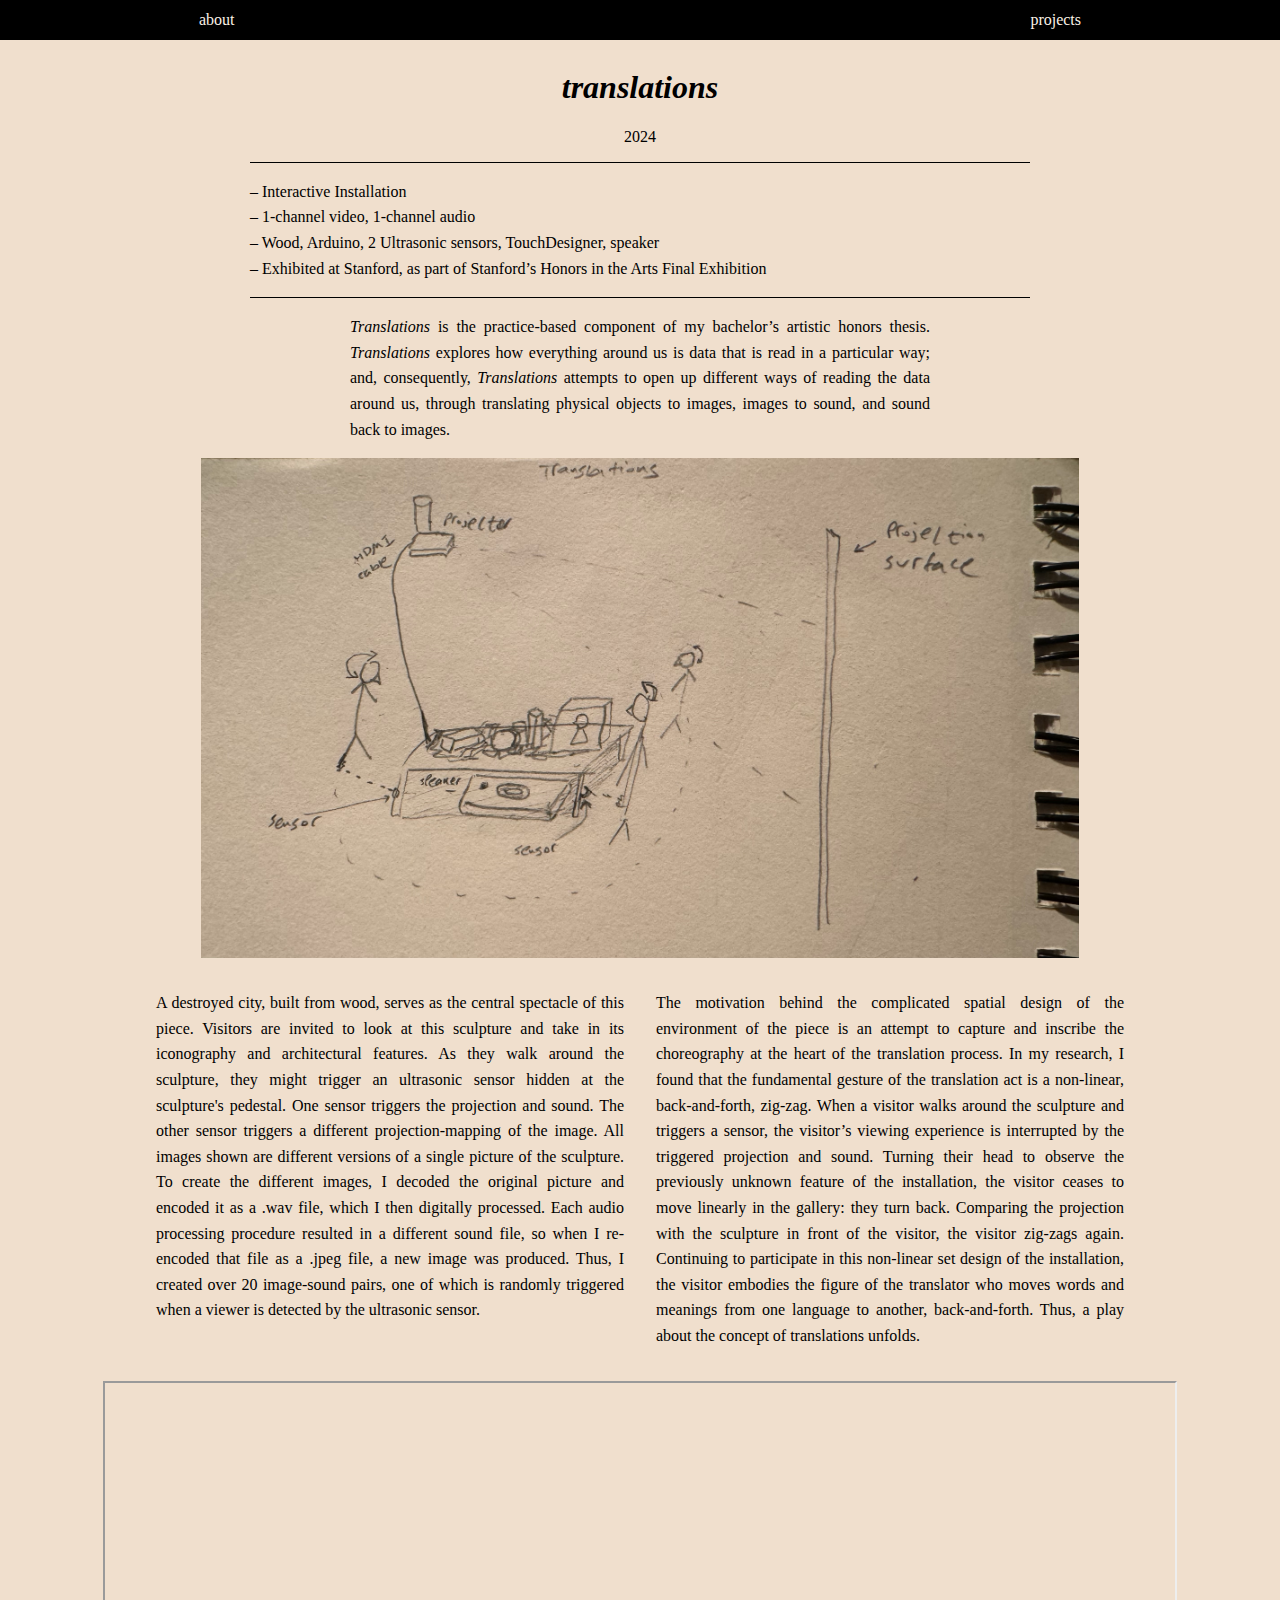
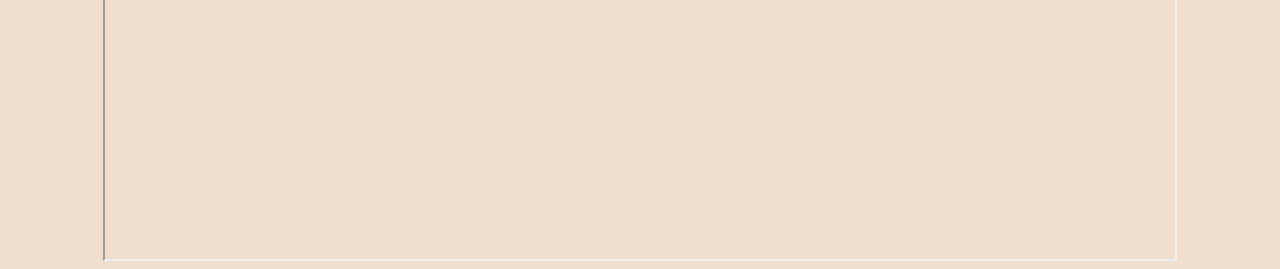
<file: projects/translations.html>
<!DOCTYPE html>
<html lang="en">
<head>
    <meta charset="utf-8">
    <meta name="viewport" content="width=device-width, initial-scale=1.0">
    <link rel="stylesheet" href="../styles.css">
    <title>translations</title>
    <link rel="icon" type="image/x-icon" href="../images/favicon.png">
</head>
<style>
    body{
        overflow: auto;
    }
   
</style>

<body>
    <nav id="navbar">
        <a href="../about.html">about</a>
        <a href="../projects.html">projects</a>
    </nav>
    <div id="space"></div>

    <!-- Centered title -->
    <div class="title-container">
        <h1><em>translations</em></h1><span> 2024</span>
    </div>

    <!-- Information section with horizontal lines -->
    <div class="info-section">
        <hr>
        <div class="project-info">
            <ul class="project-info-list">
                <li>Interactive Installation</li>
                <li>1-channel video, 1-channel audio</li>
                <li>Wood, Arduino, 2 Ultrasonic sensors, TouchDesigner, speaker</li>
                <li>Exhibited at Stanford, as part of Stanford’s Honors in the Arts Final Exhibition</li>
            </ul>
        </div>
        <hr>
    </div>

    <!-- Centered justified paragraph -->
    <div class="centered-paragraph">
        <p><em>Translations</em> is the practice-based component of my bachelor’s artistic honors thesis. <em>Translations</em> explores how everything around us is data that is read in a particular way; and, consequently, <em>Translations</em> attempts to open up different ways of reading the data around us, through translating physical objects to images, images to sound, and sound back to images. </p>
    </div>

    <!-- Image -->
    <div class="image-container">
        <img src="https://drive.google.com/file/d/1dv1Bnt1RmMuwonHSfc9HUU-XU247CL80" alt="translations" onerror="this.onerror=null; this.src='../images/translations.jpeg';">
    </div>

    
    <!-- Magazine-style grid columns -->
    <div class="magazine-grid">
        <div class="column">
            <p>A destroyed city, built from wood, serves as the central spectacle of this piece. Visitors are invited to look at this sculpture and take in its iconography and architectural features. As they walk around the sculpture, they might trigger an ultrasonic sensor hidden at the sculpture's pedestal. One sensor triggers the projection and sound. The other sensor triggers a different projection-mapping of the image. All images shown are different versions of a single picture of the sculpture. To create the different images, I decoded the original picture and encoded it as a .wav file, which I then digitally processed. Each audio processing procedure resulted in a different sound file, so when I re-encoded that file as a .jpeg file, a new image was produced. Thus, I created over 20 image-sound pairs, one of which is randomly triggered when a viewer is detected by the ultrasonic sensor.
            </p>

            
        </div>
        <div class="column">
           
            <p>The motivation behind the complicated spatial design of the environment of the piece is an attempt to capture and inscribe the choreography at the heart of the translation process. In my research, I found that the fundamental gesture of the translation act is a non-linear, back-and-forth, zig-zag. When a visitor walks around the sculpture and triggers a sensor, the visitor’s viewing experience is interrupted by the triggered projection and sound. Turning their head to observe the previously unknown feature of the installation, the visitor ceases to move linearly in the gallery: they turn back. Comparing the projection with the sculpture in front of the visitor, the visitor zig-zags again. Continuing to participate in this non-linear set design of the installation, the visitor embodies the figure of the translator who moves words and meanings from one language to another, back-and-forth. Thus, a play about the concept of translations unfolds.
            </p>
        
        </div>
    </div>

    <!-- Video Section -->
    <div class="video-container">
        <iframe src="https://drive.google.com/file/d/1JS4CSLHdKQZFgd9VzXWODCnJ2v33djB7/preview" width="100%" height="480" allow="autoplay; fullscreen" allowfullscreen></iframe>
    </div>
    
</body>
</html>
</file>
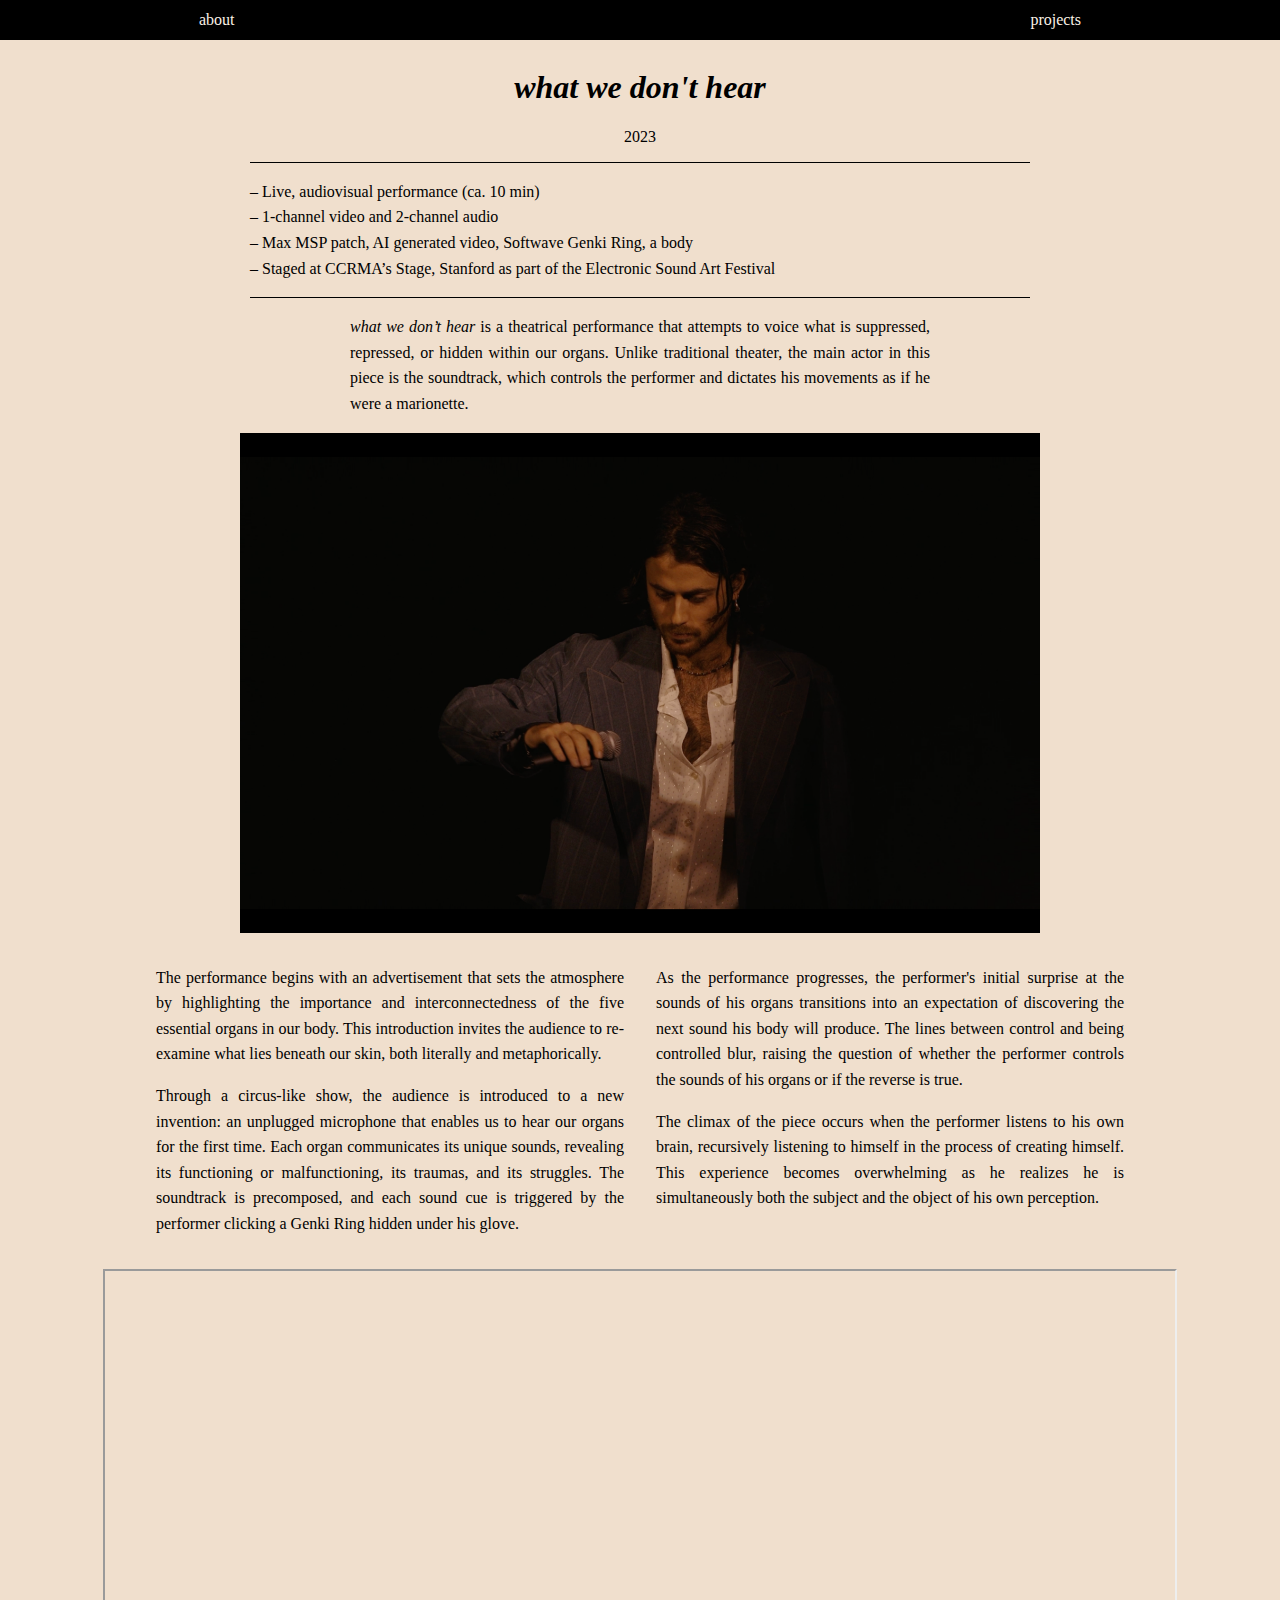
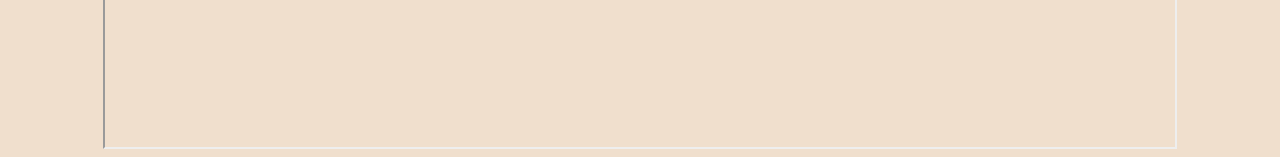
<file: projects/what-we-dont-hear.html>
<!DOCTYPE html>
<html lang="en">
<head>
    <meta charset="utf-8">
    <meta name="viewport" content="width=device-width, initial-scale=1.0">
    <link rel="stylesheet" href="../styles.css">
    <title>what we don't hear</title>
    <link rel="icon" type="image/x-icon" href="../images/favicon.ico">
</head>
<style>
    body{
        overflow: auto;
    }
   
</style>

<body>
    <nav id="navbar">
        <a href="../about.html">about</a>
        <a href="../projects.html">projects</a>
    </nav>
    <div id="space"></div>

    <!-- Centered title -->
    <div class="title-container">
        <h1><em>what we don't hear</em></h1><span> 2023</span>
    </div>

    <!-- Information section with horizontal lines -->
    <div class="info-section">
        <hr>
        <div class="project-info">
            <ul class="project-info-list">
                <li>Live, audiovisual performance (ca. 10 min)</li>
                <li>1-channel video and 2-channel audio</li>
                <li>Max MSP patch, AI generated video, Softwave Genki Ring, a body</li>
                <li>Staged at CCRMA’s Stage, Stanford as part of the Electronic Sound Art Festival</li>
            </ul>
        </div>
        <hr>
    </div>

    <!-- Centered justified paragraph -->
    <div class="centered-paragraph">
        <p><em>what we don’t hear</em> is a theatrical performance that attempts to voice what is suppressed, repressed, or hidden within our organs. Unlike traditional theater, the main actor in this piece is the soundtrack, which controls the performer and dictates his movements as if he were a marionette.</p>
    </div>

    <!-- Image -->
    <div class="image-container">
        <img src="../images/what we dont hear.png" alt="what we don't hear">
    </div>

    
    <!-- Magazine-style grid columns -->
    <div class="magazine-grid">
        <div class="column">
            <p>The performance begins with an advertisement that sets the atmosphere by highlighting the importance and interconnectedness of the five essential organs in our body. This introduction invites the audience to re-examine what lies beneath our skin, both literally and metaphorically.</p>
            <p>Through a circus-like show, the audience is introduced to a new invention: an unplugged microphone that enables us to hear our organs for the first time. Each organ communicates its unique sounds, revealing its functioning or malfunctioning, its traumas, and its struggles. The soundtrack is precomposed, and each sound cue is triggered by the performer clicking a Genki Ring hidden under his glove.
            </p>

            
        </div>
        <div class="column">
           
            <p>As the performance progresses, the performer's initial surprise at the sounds of his organs transitions into an expectation of discovering the next sound his body will produce. The lines between control and being controlled blur, raising the question of whether the performer controls the sounds of his organs or if the reverse is true.</p>
            <p>The climax of the piece occurs when the performer listens to his own brain, recursively listening to himself in the process of creating himself. This experience becomes overwhelming as he realizes he is simultaneously both the subject and the object of his own perception.
            </p>
        
        </div>
    </div>

    <!-- Video Section -->
    <div class="video-container">
        <iframe src="https://drive.google.com/file/d/1R8Vj9Ad1Su6MdDLn57KSwXBgLEjd2XpG/preview" width="100%" height="480" allow="autoplay; fullscreen" allowfullscreen></iframe>
    </div>
    
</body>
</html>
</file>
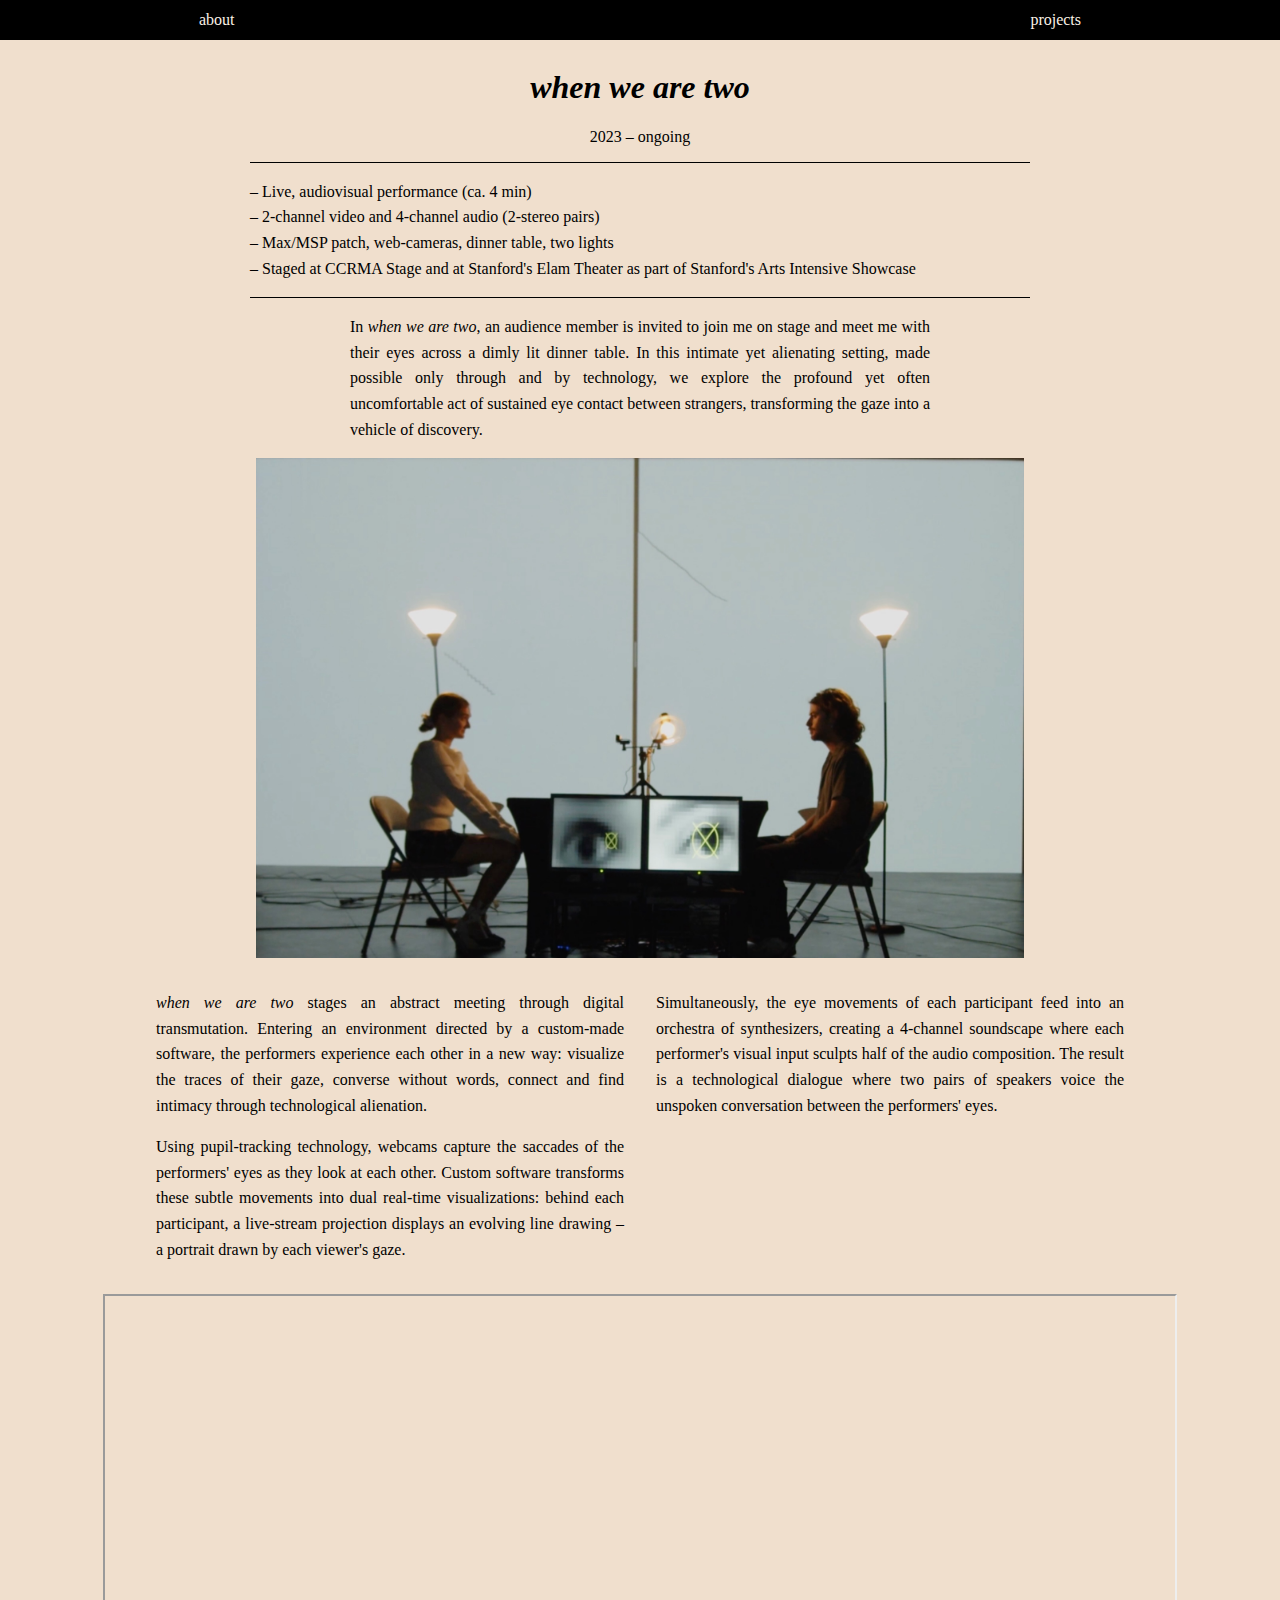
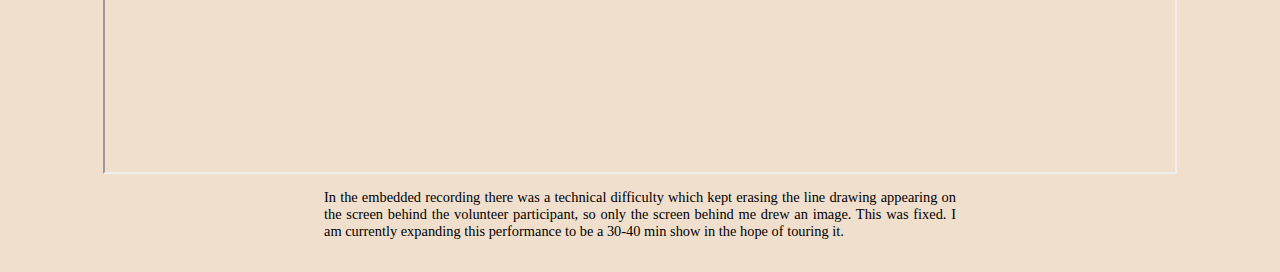
<file: projects/when-we-are-two.html>
<!DOCTYPE html>
<html lang="en">
<head>
    <meta charset="utf-8">
    <meta name="viewport" content="width=device-width, initial-scale=1.0">
    <link rel="stylesheet" href="../styles.css">
    <title>when we are two</title>
    <link rel="icon" type="image/x-icon" href="../images/favicon.png">
</head>
<style>
    body{
        overflow: auto;
    }
   
</style>

<body>
    <nav id="navbar">
        <a href="../about.html">about</a>
        <a href="../projects.html">projects</a>
    </nav>
    <div id="space"></div>

    <!-- Centered title -->
    <div class="title-container">
        <h1><em>when we are two</em></h1><span> 2023 – ongoing</span>
    </div>

    <!-- Information section with horizontal lines -->
    <div class="info-section">
        <hr>
        <div class="project-info">
            <ul class="project-info-list">
                <li>Live, audiovisual performance (ca. 4 min)</li>
                <li>2-channel video and 4-channel audio (2-stereo pairs)</li>
                <li>Max/MSP patch, web-cameras, dinner table, two lights</li>
                <li>Staged at CCRMA Stage and at Stanford's Elam Theater as part of Stanford's Arts Intensive Showcase</li>
            </ul>
        </div>
        <hr>
    </div>

    <!-- Centered justified paragraph -->
    <div class="centered-paragraph">
        <p>In <em>when we are two</em>, an audience member is invited to join me on stage and meet me with their eyes across a dimly lit dinner table. In this intimate yet alienating setting, made possible only through and by technology, we explore the profound yet often uncomfortable act of sustained eye contact between strangers, transforming the gaze into a vehicle of discovery.</p>
    </div>

    <!-- Image -->
    <div class="image-container">
        <img src="../images/when we are two still 2.jpg" alt="when we are two">
    </div>

    <!-- Magazine-style grid columns -->
    <div class="magazine-grid">
        <div class="column">
            <p><em>when we are two</em> stages an abstract meeting through digital transmutation. Entering an environment directed by a custom-made software, the performers experience each other in a new way: visualize the traces of their gaze, converse without words, connect and find intimacy through technological alienation.</p>
            <p>Using pupil-tracking technology, webcams capture the saccades of the performers' eyes as they look at each other. Custom software transforms these subtle movements into dual real-time visualizations: behind each participant, a live-stream projection displays an evolving line drawing – a portrait drawn by each viewer's gaze.</p>
            
        </div>
        <div class="column">
           
            <p>Simultaneously, the eye movements of each participant feed into an orchestra of synthesizers, creating a 4-channel soundscape where each performer's visual input sculpts half of the audio composition. The result is a technological dialogue where two pairs of speakers voice the unspoken conversation between the performers' eyes.</p>
        </div>
    </div>

    <!-- Video Section -->
    <div class="video-container">
        <iframe src="https://drive.google.com/file/d/1hcO6_qxz-P4Ab5bjrBNTss2beJrB6MjF/preview" width="100%" height="480" allow="autoplay; fullscreen" allowfullscreen></iframe>
    </div>

    <div class="footer">
        <p>In the embedded recording there was a technical difficulty which kept erasing the line drawing appearing on the screen behind the volunteer participant, so only the screen behind me drew an image. This was fixed. I am currently expanding this performance to be a 30-40 min show in the hope of touring it.</p>
    </div>
</body>
</html>
</file>
<file: styles.css>
*{
    box-sizing: border-box;
}

.overlay{
    background-color: black;
    cursor: crosshair;
}

#overlay-list-item {
    display: block; /* Change to block for vertical stacking */
    grid-column: 2;
    margin-bottom: 1rem; /* Space between list items */
    padding: 1rem; /* Add padding for better spacing */
    text-align: right;
    cursor: pointer;
    width: 0;
    margin-left: 30%;
}

@media only screen  and (min-width: 768px) {
    #overlay-list-item {
        margin-left: 55%;
    }
}


#space{
    height: 40px;
}

#projects-title{
    text-align: center;
    font-size: 2rem;
    font-weight: bolder;
    margin-top: 20px;
}

body{
    overflow: hidden;
    background-color: rgb(240, 223, 205);
}

#landing{
    height: 100vh;
    text-align: center;
}

#navbar{
    position: fixed;
    width: 100%;
    height: 40px;
    top: 0;
    left: 0;
    display: grid;
    grid-template-columns: repeat (3, 1fr);
    z-index: 1;
    background-color: black;
    margin-bottom: 40px;
   
}

a{
    text-decoration: none;
}


#navbar a:nth-of-type(1){
    grid-column: 1;
    color: linen;
    margin-left: 20px;
    text-align: center;
    margin: auto;
}

#navbar a:nth-of-type(2){
    grid-column: 3;
    color: linen;
    margin-left: 20px;
    text-align: center;
    margin: auto;
}

#navbar span{
    display: block;
    color: linen;
    grid-column: 2;
    margin-left: 20px;
    text-align: center;
    margin: auto;
    opacity: 0.5;
}



#navbar #all-projects{
    font-family: inherit;
    font-size: inherit;
    position: absolute;
    grid-column: 1/3;
    top: 30%;
    left: 75%;
    color: linen;
    margin-left: 20px;
    text-align: center;
    margin: auto;
    background-color: transparent;
    border: none;
    cursor: pointer;
}

#name{
    margin-top: 25%;
    display: grid;
    grid-template-columns: repeat(3, 1fr);
}


.info-title{
    opacity: 0;
    width: 100%;
    font-size: 2rem;
    display: flex;
    flex-direction: row;
    justify-content: center;
    list-style: none;
    margin-bottom: -20%;
    font-weight: bolder;
    padding-top: 40px;
}

.yonatan{
    grid-column: 1/2;
    font-size: 1.5rem;
    display: flex;
    flex-direction: column;
    list-style: none;
    margin-bottom: 20%;
    font-style: italic;
    margin-top: -50px;  /* original: 0 --- maybe need to change tags posistion */
    animation: yonatan infinite linear 6s;
    transform-origin: 55%;
    transform-style: preserve-3d;

}

.eshban{
    grid-column: 1/3;
    position: relative;
    bottom: 30px;
    right: 10px;
    list-style: none;
    display: flex;
    gap: 27%;
    transform: rotate(-10deg);
    font-size: 1.5rem;
    margin-bottom: 20%;
}

.laderman{
    display: flex;
    flex-direction: row;
    position: relative;
    font-size: 1.2rem;
    width: 100%;
    list-style: none;
    grid-column: 3;
    justify-content: space-around;
    margin: auto;
    right: 0.5rem;
}

/*
.laderman:hover{
    transform: rotateY(180deg);
    transform-style: preserve-3d;
    transition: transform 1s;
    transition-delay: 100ms;
}
*/

.tags a{
    text-decoration: none;
    position: relative;   
    grid-column: 1;
    display: block;
    line-height: 1.5rem;
    text-align: left;
    bottom: 0;
    left: 1.5rem;
    width: 0;
    color: black;
}




@keyframes yonatan {
    0%{
    transform: rotateY(0deg);
    } 
    100%{
        transform: rotateY(360deg);
    }
}


@media only screen and (max-width: 400px) {
    .yonatan{
        transform-origin: 63%;
        margin-bottom: 29%;
        font-size: 1.2rem;
        /* margin-top: -50px; */
    }
    .tags{
        margin-top: 20px;
    }
    .tags a{
        position: relative;
        top: 165px;
        left: 0;
        display: block;
        line-height: 1.5rem;
        padding-left: 1.5rem;
        text-align: left;
    }
}

@media only screen and (max-width: 550px) {
    .yonatan{
        transform-origin: 63%;
        margin-bottom: 29%;
        font-size: 1.2rem;
        /* margin-top: -50px; */
    }
    .tags a{
        position: relative;
        top: 165px;
        left: 0;
        display: block;
        line-height: 1.5rem;
        padding-left: 1.5rem;
        text-align: left;
    }
}


@media only screen and (max-height: 731px ) and (min-width: 550px) {
    .yonatan{
        transform-origin: 63%;
        margin-bottom: 29%;
        font-size: 1.2rem;
       /* margin-top: -50px; */
    }
    .tags a{
        position: relative;
        top: 100px;
        left: 0;
        display: block;
        line-height: 1.5rem;
        padding-left: 1.5rem;
        text-align: left;
    }
}

@media only screen and (max-height: 731px ) and (min-width: 715px) {
   /* .yonatan{
        margin-top: -50px;
    } */
   
    .tags a{
        top: 60px;
    }
}

@media only screen and (max-height: 731px ) and (min-width: 868px) {
     /* .yonatan{
        margin-top: -50px;
    } */
   
    .tags a{
        top: 30px;
    }
}

@media only screen and (max-height: 731px ) and (min-width: 987px) {
    /* .yonatan{
        margin-top: -50px;
    } */
   
    .tags a{
        top: 0px;
    }
}

@media only screen and (max-height: 731px ) and (min-width: 1087px) {
    /* .yonatan{
        margin-top: -50px;
    } */
   
    .tags a{
        top: -30px;
    }
}

@media only screen and (max-height: 731px ) and (min-width: 1170px) {
    /* .yonatan{
        margin-top: -50px;
    } */
   
    .tags a{
        top: -60px;
    }
}

@media only screen and (max-height: 731px ) and (min-width: 1280px) {
    /* .yonatan{
        margin-top: -50px;
    } */
   
    .tags a{
        top: -90px;
    }
}

@media only screen and (max-height: 731px ) and (min-width: 1366px) {
   
    .tags a{
        top: -110px;
    }
}

@media only screen and (max-height: 641px) {
    .tags a{
        top: 100px;
    }
}

@media only screen and (max-height: 582px) {
    .tags a{
        top: 70px;
    }
}

@media only screen and (max-height: 549px) {
    .tags a{
        top: 30px;
    }
}

@media only screen and (max-height: 506px) {
    .tags a{
        top: 0px;
    }
}

/* Center the title */
.title-container {
    text-align: center;
    margin: 0;
}

/* Style the information section */
.info-section {
    max-width: 800px;
    margin: 0 auto;
    line-height: 1.6;
    padding-left: 10px;
    padding-right: 10px;
}

.info-section hr {
    border: none;
    height: 1px;
    background-color: #000;
    margin: 1rem 0;
}

.project-info {
    padding: 0;
}

.project-info-list {
    list-style: none;
    padding-left: 0;
    margin-left: 0;
    border-left: none; 
}

.project-info-list li::before {
    content: "– "; 
}
.image-container {
    display: flex; 
    justify-content: center; 
    align-items: center; 
    margin: 0 auto; 
    max-width: 80%; 
}

.image-container img {
    max-width: 90%; /* Ensure the image is responsive and fills the container */
    height: auto; /* Maintain aspect ratio */
    max-height: 500px;
}

.image-gallery {
    display: grid;
    justify-content: center;
    align-items: center;
    margin: 0 auto;
    max-width: 100%; /* Change max-width to 100% to fit inside the screen entirely */
}

.image-gallery img {
    object-fit: cover;
    display: block;
    max-width: 100%; /* Ensure the image fits within the container */
    height: auto; /* Maintain aspect ratio */
    max-height: 90vh;
}

.headshot{
    width: 50%;
}

@media (max-width: 768px) {
    .image-container {
        max-width: 90%; /* Make the image container wider on smaller screens */
    }
    .image-container img {
        max-width: 100%; /* Ensure the image is responsive and fills the container */
        height: auto; /* Maintain aspect ratio */
    }
    .image-gallery{
        max-width: 100%;
    }
    .headshot{
        width: 80%;
    }
}

.video-container {
    display: flex;
    justify-content: center;
    align-items: center;
    margin: 0 auto;
    max-width: 85%;
}

.video-container video {
    max-width: 90%;
    height: auto;
}

@media (max-width: 768px) {
    .video-container {
        max-width: 100%;
    }
    .video-container video {
        max-width: 100%;
    }
}

/* Style the centered paragraph */
.centered-paragraph {
    max-width: 600px;
    margin: 1rem auto;
    text-align: justify;
    padding-left: 10px;
    padding-right: 10px;
}

.centered-paragraph p {
    line-height: 1.6;
}

/* Magazine-style grid layout */
.magazine-grid {
    display: grid;
    grid-template-columns: 1fr 1fr;
    gap: 2rem;
    max-width: 1000px;
    margin: 1rem auto;
    padding: 0 1rem;
}

.column {
    text-align: justify;
    line-height: 1.6;
}

.footer{
    text-align: justify;
    font-size: 0.9rem;
    margin-top: 0.5rem;
    margin-bottom: 2rem;
    max-width: 50%;
    margin-left: auto;
    margin-right: auto;
}

/* Responsive design for smaller screens */
@media (max-width: 768px) {
    .magazine-grid {
        grid-template-columns: 1fr;
        gap: 0; /* Set the gap between paragraphs to match the line-height */
    }
    .footer{
        max-width: 80%;
    }
}
</file>
